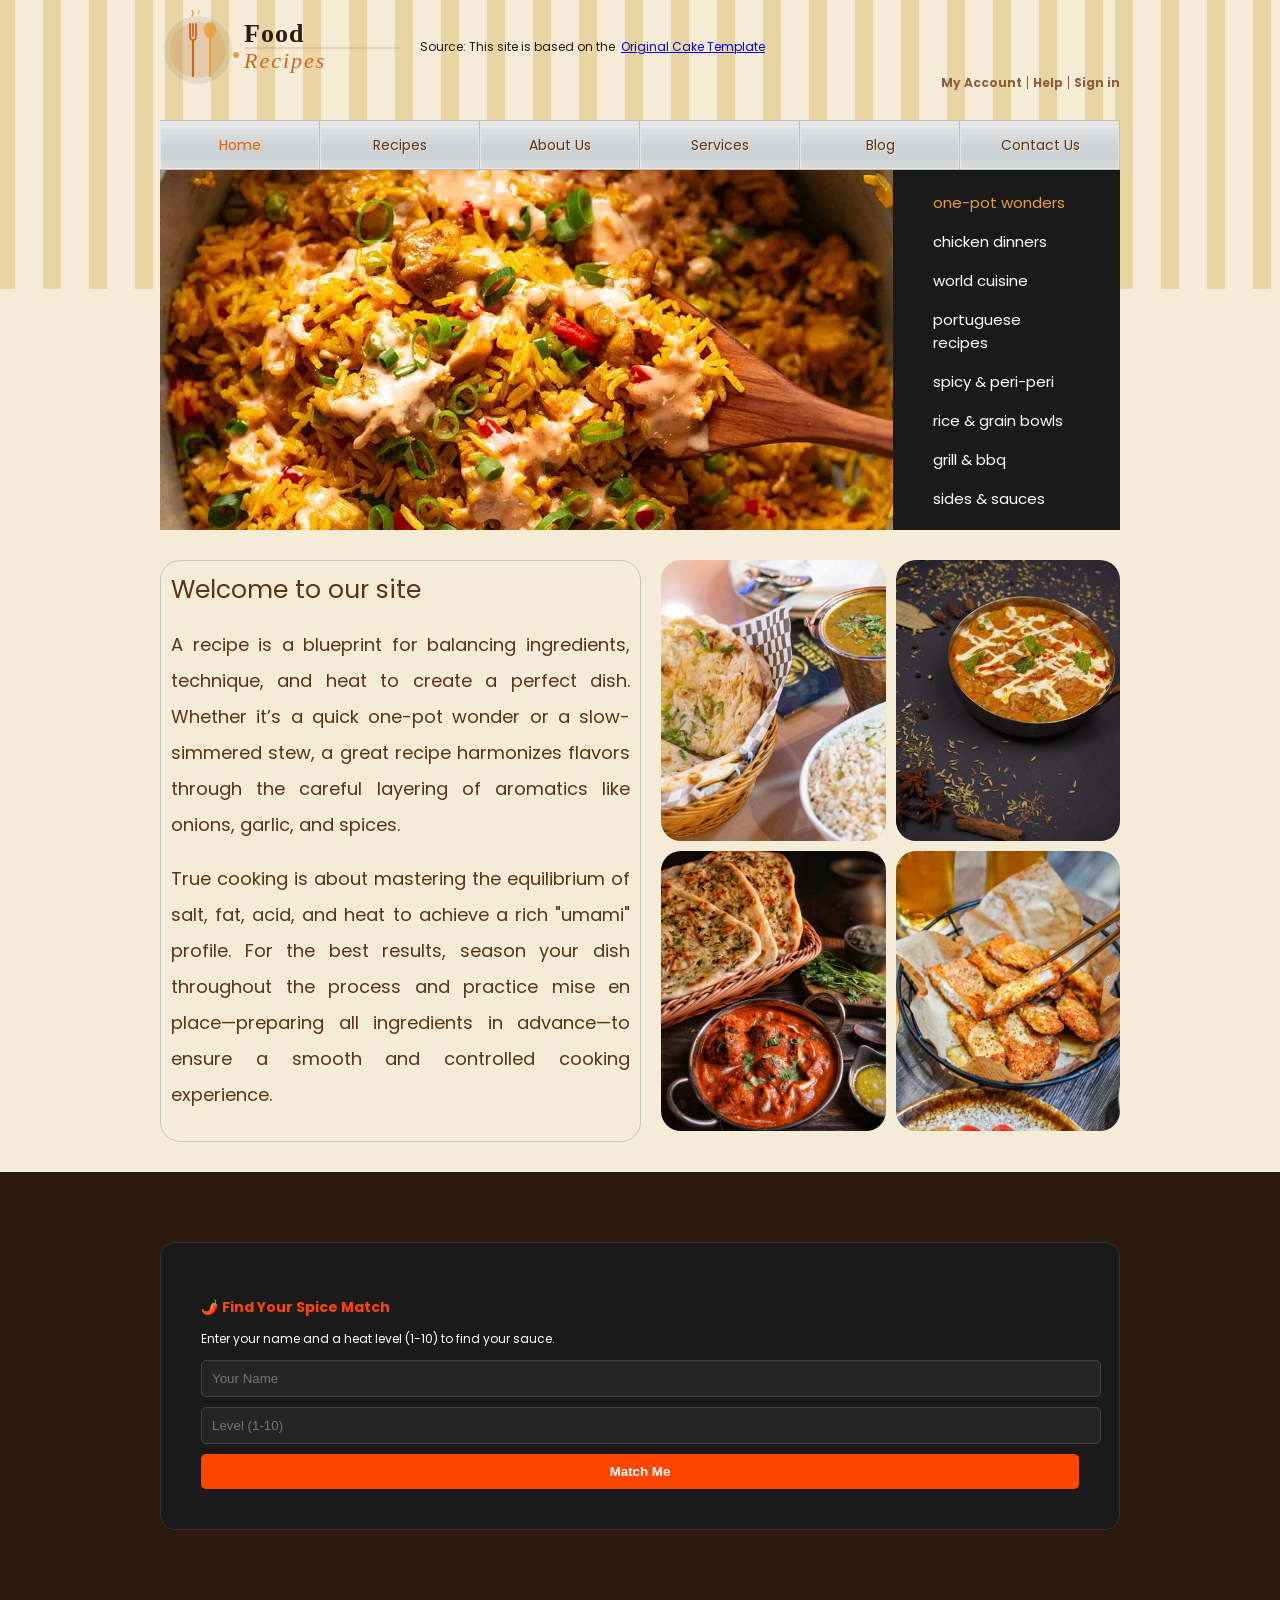
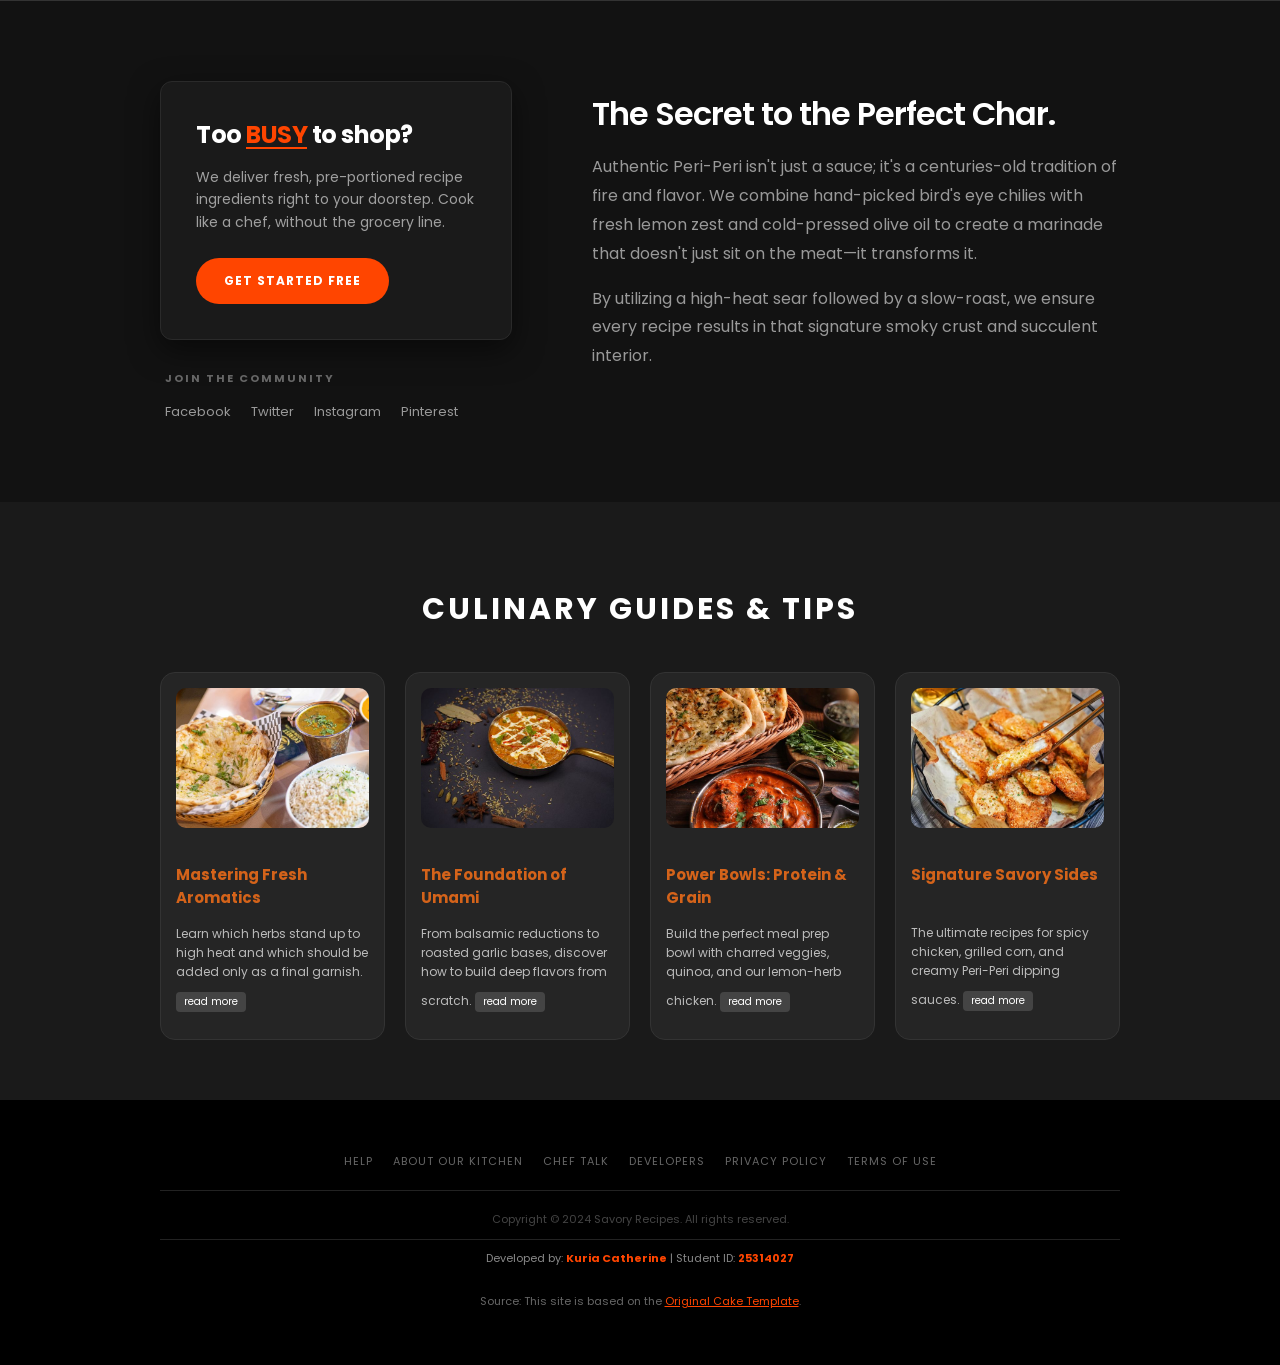
<file: index.html>
<!doctype html>
<html>
  <head>
    <meta charset="UTF-8" />
    <title>Cake Delights Web Template</title>
    <link rel="preconnect" href="https://fonts.googleapis.com" />
    <link rel="preconnect" href="https://fonts.gstatic.com" crossorigin />
    <link
      href="https://fonts.googleapis.com/css2?family=Poppins:ital,wght@0,100;0,200;0,300;0,400;0,500;0,600;0,700;0,800;0,900;1,100;1,200;1,300;1,400;1,500;1,600;1,700;1,800;1,900&display=swap"
      rel="stylesheet"
    />
    <link rel="stylesheet" type="text/css" href="css/style.css" />
  </head>
  <body>
    <div id="header">
      <div>
        <div class="logo-header">
          <div id="logo">
            <a href="index.html"><img src="images/logo.svg" alt="Logo" /></a>
          </div>
          <section id="source-search">
            Source: This site is based on the
            <a
              href="https://freewebsitetemplates.com/preview/cakewebsitetemplate/index.html"
              target="_blank"
            >
              Original Cake Template</a
            >
          </section>
          <div>
            <div>
              <a href="signup.html">My Account</a>
              <a href="index.html">Help</a>
              <a href="signin.html" class="last">Sign in</a>
            </div>
            <form action="#">
              <input type="text" id="search" maxlength="30" />
              <input type="submit" value="Search" id="searchbtn" />
            </form>
          </div>
        </div>
        <ul>
          <li class="current"><a href="index.html">Home</a></li>
          <li><a href="product.html">Recipes</a></li>
          <li><a href="about.html">About us</a></li>
          <li><a href="services.html">Services</a></li>
          <li><a href="blog.html">Blog</a></li>
          <li><a href="contact.html">Contact Us</a></li>
        </ul>
        <div id="section">
          <a href="index.html" class="hero-image">
            <img src="images/hero-image.webp" alt="Image" />
          </a>
          <ul class="side-menu">
            <li class="selected"><a href="index.html">One-Pot Wonders</a></li>
            <li><a href="index.html">Chicken Dinners</a></li>
            <li><a href="index.html">World Cuisine</a></li>
            <li><a href="index.html">Portuguese Recipes</a></li>
            <li><a href="index.html">Spicy & Peri-Peri</a></li>
            <li><a href="index.html">Rice & Grain Bowls</a></li>
            <li><a href="index.html">Grill & BBQ</a></li>
            <li><a href="index.html">Sides & Sauces</a></li>
          </ul>
        </div>
      </div>
    </div>
    <div id="content">
      <div class="home">
        <div class="aside">
          <h1>Welcome to our site</h1>
          <p>
            A recipe is a blueprint for balancing ingredients, technique, and
            heat to create a perfect dish. Whether it’s a quick one-pot wonder
            or a slow-simmered stew, a great recipe harmonizes flavors through
            the careful layering of aromatics like onions, garlic, and spices.
          </p>
          <p>
            True cooking is about mastering the equilibrium of salt, fat, acid,
            and heat to achieve a rich "umami" profile. For the best results,
            season your dish throughout the process and practice mise en
            place—preparing all ingredients in advance—to ensure a smooth and
            controlled cooking experience.
          </p>
        </div>
        <div class="section">
          <ul class="recipe-grid">
            <li>
              <a href="index.html"
                ><img src="images/food-1.jpg" alt="Image"
              /></a>
            </li>
            <li>
              <a href="index.html"
                ><img src="images/food-2.jpg" alt="Image"
              /></a>
            </li>
            <li>
              <a href="index.html"
                ><img src="images/food-3.jpg" alt="Image"
              /></a>
            </li>
            <li>
              <a href="index.html"
                ><img src="images/food-4.jpg" alt="Image"
              /></a>
            </li>
          </ul>
        </div>
      </div>
    </div>
    <div id="spice-container">
      <div id="spice-tool">
        <h3>🌶️ Find Your Spice Match</h3>
        <p>Enter your name and a heat level (1-10) to find your sauce.</p>
        <input
          type="text"
          id="user-name"
          placeholder="Your Name"
          class="tool-input"
        />
        <input
          type="number"
          id="heat-level"
          min="1"
          max="10"
          placeholder="Level (1-10)"
          class="tool-input"
        />
        <button onclick="calculateSpice()" class="tool-btn">Match Me</button>
        <div id="spice-result"></div>
      </div>
    </div>

    <div id="footer">
      <!-- Top Footer: Sign up and Main Story -->
      <div class="home">
        <div class="footer-container">
          <!-- CTA Section -->
          <div class="aside">
            <div class="signup-box">
              <b>Too <span>BUSY</span> to shop?</b>
              <p>
                We deliver fresh, pre-portioned recipe ingredients right to your
                doorstep. Cook like a chef, without the grocery line.
              </p>
              <a href="signin.html" class="signup-btn">Get Started Free</a>
            </div>

            <div class="connect">
              <span>Join the community</span>
              <ul>
                <li><a href="#">Facebook</a></li>
                <li><a href="#">Twitter</a></li>
                <li><a href="#">Instagram</a></li>
                <li><a href="#">Pinterest</a></li>
              </ul>
            </div>
          </div>

          <!-- Story Section -->
          <div class="main-story">
            <h3><a href="index.html">The Secret to the Perfect Char.</a></h3>
            <p>
              Authentic Peri-Peri isn't just a sauce; it's a centuries-old
              tradition of fire and flavor. We combine hand-picked bird's eye
              chilies with fresh lemon zest and cold-pressed olive oil to create
              a marinade that doesn't just sit on the meat—it transforms it.
            </p>
            <p>
              By utilizing a high-heat sear followed by a slow-roast, we ensure
              every recipe results in that signature smoky crust and succulent
              interior.
            </p>
          </div>
        </div>
      </div>

      <!-- Featured Section: Modern Recipe Cards -->
      <div id="featured">
        <h2 class="featured-heading">Culinary Guides & Tips</h2>
        <ul>
          <li class="recipe-card">
            <a href="index.html"><img src="images/food-1.jpg" alt="Herbs" /></a>
            <h2><a href="index.html">Mastering Fresh Aromatics</a></h2>
            <p>
              Learn which herbs stand up to high heat and which should be added
              only as a final garnish.
              <a href="index.html" class="readmore">read more</a>
            </p>
          </li>
          <li class="recipe-card">
            <a href="index.html"
              ><img src="images/food-2.jpg" alt="Italian"
            /></a>
            <h2><a href="index.html">The Foundation of Umami</a></h2>
            <p>
              From balsamic reductions to roasted garlic bases, discover how to
              build deep flavors from scratch.
              <a href="index.html" class="readmore">read more</a>
            </p>
          </li>
          <li class="recipe-card">
            <a href="index.html"><img src="images/food-3.jpg" alt="Diet" /></a>
            <h2><a href="index.html">Power Bowls: Protein & Grain</a></h2>
            <p>
              Build the perfect meal prep bowl with charred veggies, quinoa, and
              our lemon-herb chicken.
              <a href="index.html" class="readmore">read more</a>
            </p>
          </li>
          <li class="recipe-card">
            <a href="index.html"><img src="images/food-4.jpg" alt="Sides" /></a>
            <h2><a href="index.html">Signature Savory Sides</a></h2>
            <p>
              The ultimate recipes for spicy chicken, grilled corn, and creamy
              Peri-Peri dipping sauces.
              <a href="index.html" class="readmore">read more</a>
            </p>
          </li>
        </ul>
      </div>

      <!-- Bottom Navigation -->
      <div id="navigation">
        <div class="nav-container">
          <ul>
            <li class="first"><a href="index.html">help</a></li>
            <li><a href="index.html">about our kitchen</a></li>
            <li><a href="index.html">chef talk</a></li>
            <li><a href="index.html">developers</a></li>
            <li><a href="index.html">privacy policy</a></li>
            <li><a href="index.html">terms of use</a></li>
          </ul>
          <p>Copyright &copy; 2024 Savory Recipes. All rights reserved.</p>
          <p class="student-info">
            Developed by: <strong>Kuria Catherine</strong> | Student ID:
            <strong>25314027</strong>
          </p>

          <div class="template-source">
            Source: This site is based on the
            <a
              href="https://freewebsitetemplates.com/preview/cakewebsitetemplate/contact.html"
              target="_blank"
              >Original Cake Template</a
            >.
          </div>
        </div>
      </div>
    </div>

    <script src="./index.js"></script>
  </body>
</html>
</file>
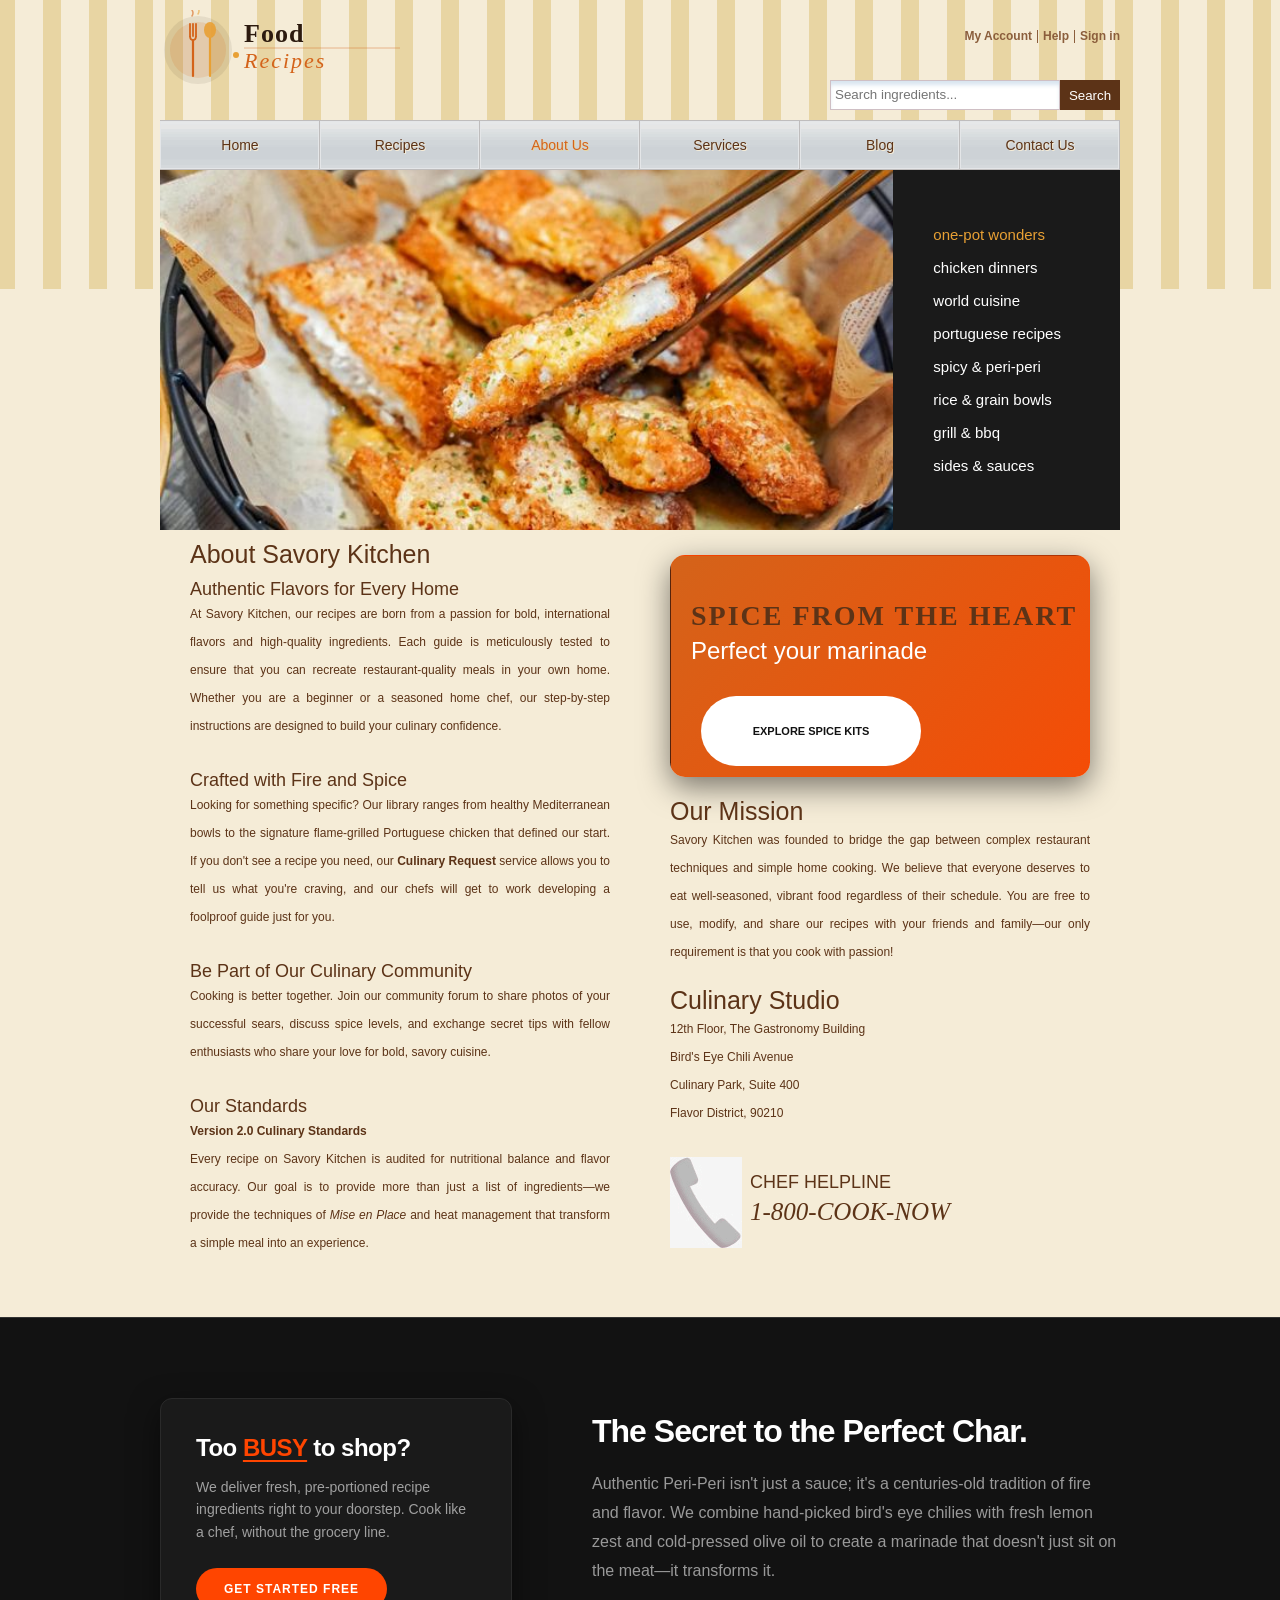
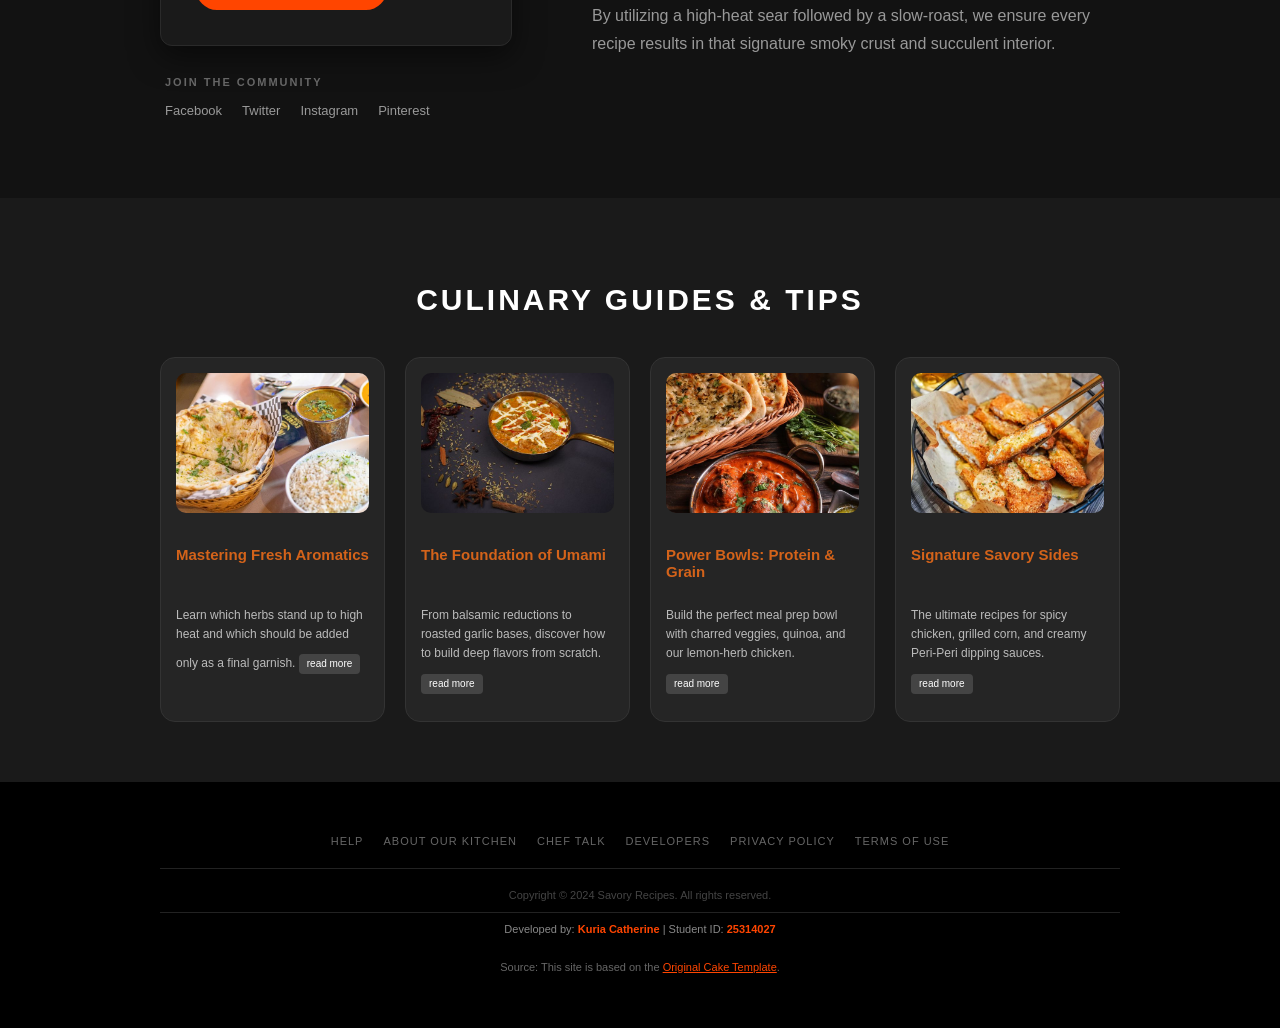
<file: about.html>
<!doctype html>
<html>
  <head>
    <meta charset="UTF-8" />
    <title>About Us - Savory Kitchen Recipes</title>
    <link rel="stylesheet" type="text/css" href="css/style.css" />
  </head>
  <body>
    <div id="header">
      <div>
        <div class="logo-header">
          <div id="logo">
            <a href="index.html"
              ><img src="images/logo.svg" alt="Savory Kitchen Logo"
            /></a>
          </div>
          <div>
            <div>
              <a href="signup.html">My Account</a>
              <a href="index.html">Help</a>
              <a href="signin.html" class="last">Sign in</a>
            </div>
            <form action="#">
              <input
                type="text"
                id="search"
                maxlength="30"
                placeholder="Search ingredients..."
              />
              <input type="submit" value="Search" id="searchbtn" />
            </form>
          </div>
        </div>
        <ul>
          <li><a href="index.html">Home</a></li>
          <li><a href="product.html">Recipes</a></li>
          <li class="current"><a href="about.html">About us</a></li>
          <li><a href="services.html">Services</a></li>
          <li><a href="blog.html">Blog</a></li>
          <li><a href="contact.html">Contact Us</a></li>
        </ul>
        <div id="section">
          <a href="index.html" class="hero-image">
            <img src="./images/food-4.jpg" alt="Chef preparing chicken" />
          </a>
          <ul class="side-menu">
            <li class="selected"><a href="index.html">One-Pot Wonders</a></li>
            <li><a href="index.html">Chicken Dinners</a></li>
            <li><a href="index.html">World Cuisine</a></li>
            <li><a href="index.html">Portuguese Recipes</a></li>
            <li><a href="index.html">Spicy & Peri-Peri</a></li>
            <li><a href="index.html">Rice & Grain Bowls</a></li>
            <li><a href="index.html">Grill & BBQ</a></li>
            <li><a href="index.html">Sides & Sauces</a></li>
          </ul>
        </div>
      </div>
    </div>

    <div id="content">
      <div id="about">
        <div class="aside">
          <h1>About Savory Kitchen</h1>
          <span>Authentic Flavors for Every Home</span>
          <p>
            At Savory Kitchen, our recipes are born from a passion for bold,
            international flavors and high-quality ingredients. Each guide is
            meticulously tested to ensure that you can recreate
            restaurant-quality meals in your own home. Whether you are a
            beginner or a seasoned home chef, our step-by-step instructions are
            designed to build your culinary confidence.
          </p>
          <span>Crafted with Fire and Spice</span>
          <p>
            Looking for something specific? Our library ranges from healthy
            Mediterranean bowls to the signature flame-grilled Portuguese
            chicken that defined our start. If you don't see a recipe you need,
            our <strong>Culinary Request</strong> service allows you to tell us
            what you're craving, and our chefs will get to work developing a
            foolproof guide just for you.
          </p>
          <span>Be Part of Our Culinary Community</span>
          <p>
            Cooking is better together. Join our community forum to share photos
            of your successful sears, discuss spice levels, and exchange secret
            tips with fellow enthusiasts who share your love for bold, savory
            cuisine.
          </p>
          <span>Our Standards</span>
          <p>
            <strong>Version 2.0 Culinary Standards</strong><br />
            Every recipe on Savory Kitchen is audited for nutritional balance
            and flavor accuracy. Our goal is to provide more than just a list of
            ingredients—we provide the techniques of <em>Mise en Place</em> and
            heat management that transform a simple meal into an experience.
          </p>
        </div>

        <div class="section">
          <div id="visitshop">
            <div>
              <p><span>Spice from the heart</span> Perfect your marinade</p>
              <a href="product.html" class="visit">Explore Spice Kits</a>
            </div>
          </div>
          <div>
            <h3>Our Mission</h3>
            <p>
              Savory Kitchen was founded to bridge the gap between complex
              restaurant techniques and simple home cooking. We believe that
              everyone deserves to eat well-seasoned, vibrant food regardless of
              their schedule. You are free to use, modify, and share our recipes
              with your friends and family—our only requirement is that you cook
              with passion!
            </p>
          </div>
          <div>
            <h3>Culinary Studio</h3>
            <p>
              12th Floor, The Gastronomy Building <br />
              Bird's Eye Chili Avenue <br />
              Culinary Park, Suite 400 <br />Flavor District, 90210
            </p>
          </div>
          <div>
            <a href="index.html" class="callus">
              CHEF HELPLINE <span>1-800-COOK-NOW</span>
            </a>
          </div>
        </div>
      </div>
    </div>

    <div id="footer">
      <!-- Top Footer: Sign up and Main Story -->
      <div class="home">
        <div class="footer-container">
          <!-- CTA Section -->
          <div class="aside">
            <div class="signup-box">
              <b>Too <span>BUSY</span> to shop?</b>
              <p>
                We deliver fresh, pre-portioned recipe ingredients right to your
                doorstep. Cook like a chef, without the grocery line.
              </p>
              <a href="signin.html" class="signup-btn">Get Started Free</a>
            </div>

            <div class="connect">
              <span>Join the community</span>
              <ul>
                <li><a href="#">Facebook</a></li>
                <li><a href="#">Twitter</a></li>
                <li><a href="#">Instagram</a></li>
                <li><a href="#">Pinterest</a></li>
              </ul>
            </div>
          </div>

          <!-- Story Section -->
          <div class="main-story">
            <h3><a href="index.html">The Secret to the Perfect Char.</a></h3>
            <p>
              Authentic Peri-Peri isn't just a sauce; it's a centuries-old
              tradition of fire and flavor. We combine hand-picked bird's eye
              chilies with fresh lemon zest and cold-pressed olive oil to create
              a marinade that doesn't just sit on the meat—it transforms it.
            </p>
            <p>
              By utilizing a high-heat sear followed by a slow-roast, we ensure
              every recipe results in that signature smoky crust and succulent
              interior.
            </p>
          </div>
        </div>
      </div>

      <!-- Featured Section: Modern Recipe Cards -->
      <div id="featured">
        <h2 class="featured-heading">Culinary Guides & Tips</h2>
        <ul>
          <li class="recipe-card">
            <a href="index.html"><img src="images/food-1.jpg" alt="Herbs" /></a>
            <h2><a href="index.html">Mastering Fresh Aromatics</a></h2>
            <p>
              Learn which herbs stand up to high heat and which should be added
              only as a final garnish.
              <a href="index.html" class="readmore">read more</a>
            </p>
          </li>
          <li class="recipe-card">
            <a href="index.html"
              ><img src="images/food-2.jpg" alt="Italian"
            /></a>
            <h2><a href="index.html">The Foundation of Umami</a></h2>
            <p>
              From balsamic reductions to roasted garlic bases, discover how to
              build deep flavors from scratch.
              <a href="index.html" class="readmore">read more</a>
            </p>
          </li>
          <li class="recipe-card">
            <a href="index.html"><img src="images/food-3.jpg" alt="Diet" /></a>
            <h2><a href="index.html">Power Bowls: Protein & Grain</a></h2>
            <p>
              Build the perfect meal prep bowl with charred veggies, quinoa, and
              our lemon-herb chicken.
              <a href="index.html" class="readmore">read more</a>
            </p>
          </li>
          <li class="recipe-card">
            <a href="index.html"><img src="images/food-4.jpg" alt="Sides" /></a>
            <h2><a href="index.html">Signature Savory Sides</a></h2>
            <p>
              The ultimate recipes for spicy chicken, grilled corn, and creamy
              Peri-Peri dipping sauces.
              <a href="index.html" class="readmore">read more</a>
            </p>
          </li>
        </ul>
      </div>

      <!-- Bottom Navigation -->
      <div id="navigation">
        <div class="nav-container">
          <ul>
            <li class="first"><a href="index.html">help</a></li>
            <li><a href="index.html">about our kitchen</a></li>
            <li><a href="index.html">chef talk</a></li>
            <li><a href="index.html">developers</a></li>
            <li><a href="index.html">privacy policy</a></li>
            <li><a href="index.html">terms of use</a></li>
          </ul>
          <p>Copyright &copy; 2024 Savory Recipes. All rights reserved.</p>
          <p class="student-info">
            Developed by: <strong>Kuria Catherine</strong> | Student ID:
            <strong>25314027</strong>
          </p>

          <div class="template-source">
            Source: This site is based on the
            <a
              href="https://freewebsitetemplates.com/preview/cakewebsitetemplate/contact.html"
              target="_blank"
              >Original Cake Template</a
            >.
          </div>
        </div>
      </div>
    </div>
  </body>
</html>
</file>
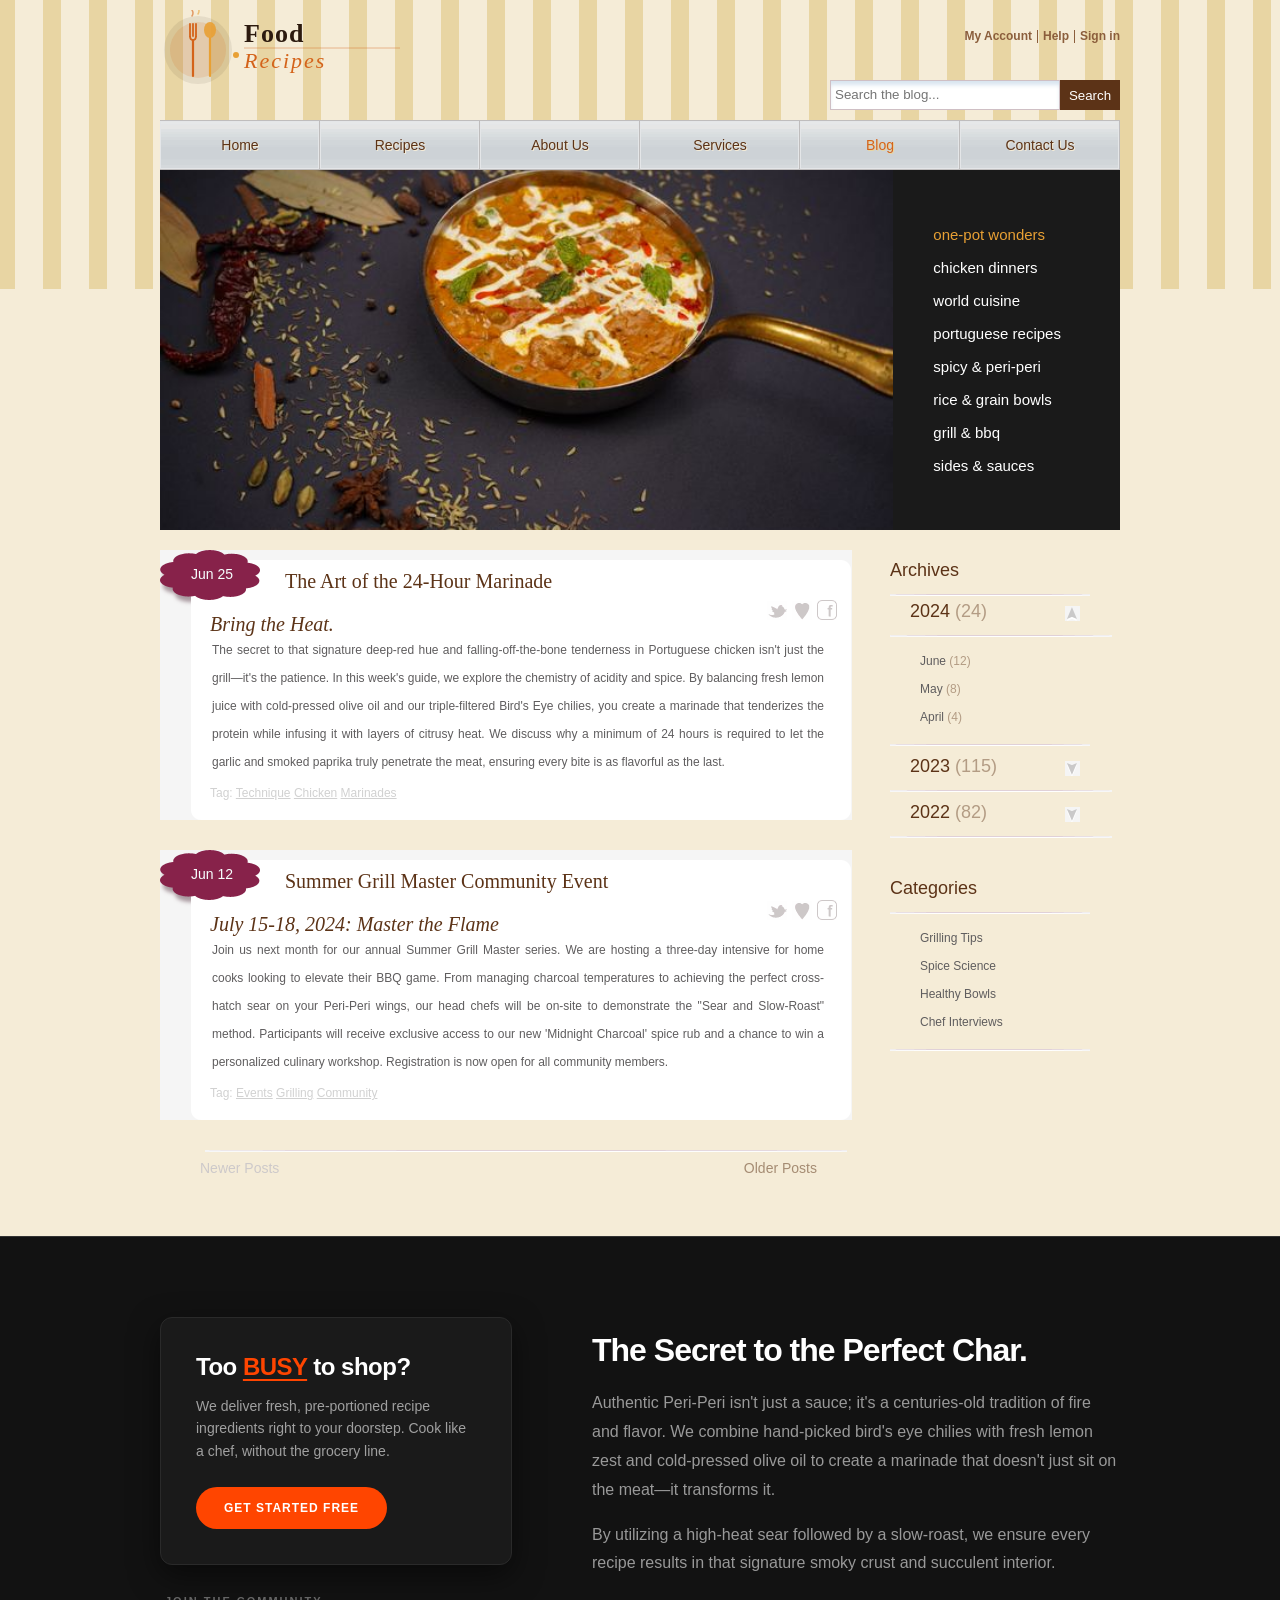
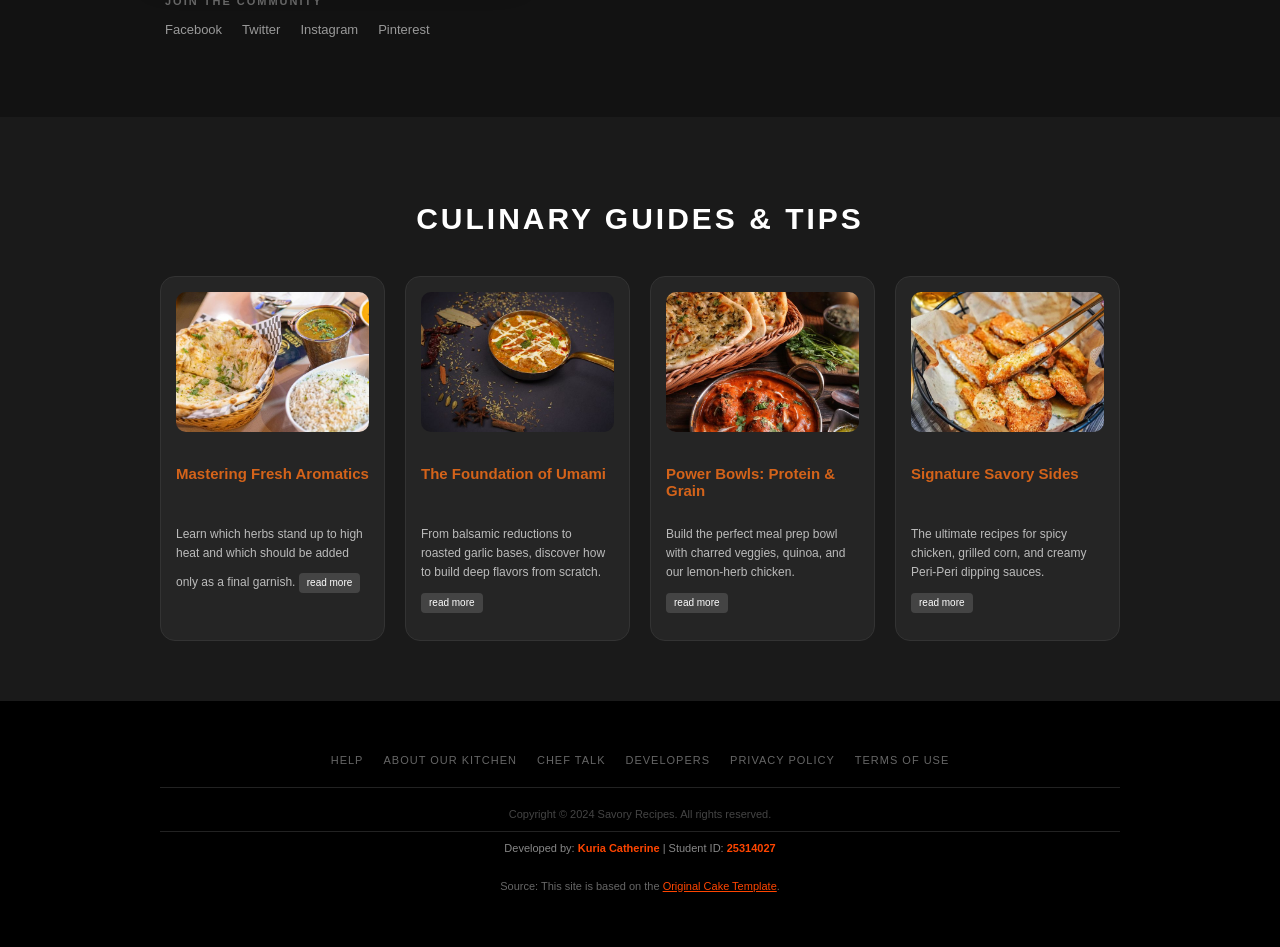
<file: blog.html>
<!doctype html>
<html>
  <head>
    <meta charset="UTF-8" />
    <title>Culinary Blog - Savory Kitchen Recipes</title>
    <link rel="stylesheet" type="text/css" href="css/style.css" />
  </head>
  <body>
    <div id="header">
      <div>
        <div class="logo-header">
          <div id="logo">
            <a href="index.html"
              ><img src="images/logo.svg" alt="Savory Kitchen Logo"
            /></a>
          </div>
          <div>
            <div>
              <a href="signup.html">My Account</a>
              <a href="index.html">Help</a>
              <a href="signin.html" class="last">Sign in</a>
            </div>
            <form action="#">
              <input
                type="text"
                id="search"
                maxlength="30"
                placeholder="Search the blog..."
              />
              <input type="submit" value="Search" id="searchbtn" />
            </form>
          </div>
        </div>
        <ul>
          <li><a href="index.html">Home</a></li>
          <li><a href="product.html">Recipes</a></li>
          <li><a href="about.html">About us</a></li>
          <li><a href="services.html">Services</a></li>
          <li class="current"><a href="blog.html">Blog</a></li>
          <li><a href="contact.html">Contact Us</a></li>
        </ul>
        <div id="section">
          <a href="index.html" class="hero-image">
            <img src="./images/food-2.jpg" alt="Fresh Ingredients" />
          </a>
          <ul class="side-menu">
            <li class="selected"><a href="index.html">One-Pot Wonders</a></li>
            <li><a href="index.html">Chicken Dinners</a></li>
            <li><a href="index.html">World Cuisine</a></li>
            <li><a href="index.html">Portuguese Recipes</a></li>
            <li><a href="index.html">Spicy & Peri-Peri</a></li>
            <li><a href="index.html">Rice & Grain Bowls</a></li>
            <li><a href="index.html">Grill & BBQ</a></li>
            <li><a href="index.html">Sides & Sauces</a></li>
          </ul>
        </div>
      </div>
    </div>

    <div id="content">
      <div id="blog">
        <div id="articles">
          <ul>
            <!-- Article 1 -->
            <li>
              <div>
                <div>
                  <span class="date">Jun 25</span>
                  <span class="connect">
                    <a href="#" class="twitter">Twitter</a>
                    <a href="#" class="heart">Heart</a>
                    <a href="#" class="facebook">Facebook</a>
                  </span>
                  <h1>
                    <a href="index.html">The Art of the 24-Hour Marinade</a>
                  </h1>
                  <h2>Bring the Heat.</h2>
                  <p>
                    The secret to that signature deep-red hue and
                    falling-off-the-bone tenderness in Portuguese chicken isn't
                    just the grill—it's the patience. In this week's guide, we
                    explore the chemistry of acidity and spice. By balancing
                    fresh lemon juice with cold-pressed olive oil and our
                    triple-filtered Bird's Eye chilies, you create a marinade
                    that tenderizes the protein while infusing it with layers of
                    citrusy heat. We discuss why a minimum of 24 hours is
                    required to let the garlic and smoked paprika truly
                    penetrate the meat, ensuring every bite is as flavorful as
                    the last.
                  </p>
                  <span id="tag">
                    Tag: <a href="index.html">Technique</a>
                    <a href="index.html">Chicken</a>
                    <a href="index.html">Marinades</a>
                  </span>
                </div>
              </div>
            </li>
            <!-- Article 2 -->
            <li>
              <div>
                <div>
                  <span class="date">Jun 12</span>
                  <span class="connect">
                    <a href="#" class="twitter">Twitter</a>
                    <a href="#" class="heart">Heart</a>
                    <a href="#" class="facebook">Facebook</a>
                  </span>
                  <h1>
                    <a href="index.html">Summer Grill Master Community Event</a>
                  </h1>
                  <h2>July 15-18, 2024: Master the Flame</h2>
                  <p>
                    Join us next month for our annual Summer Grill Master
                    series. We are hosting a three-day intensive for home cooks
                    looking to elevate their BBQ game. From managing charcoal
                    temperatures to achieving the perfect cross-hatch sear on
                    your Peri-Peri wings, our head chefs will be on-site to
                    demonstrate the "Sear and Slow-Roast" method. Participants
                    will receive exclusive access to our new 'Midnight Charcoal'
                    spice rub and a chance to win a personalized culinary
                    workshop. Registration is now open for all community
                    members.
                  </p>
                  <span id="tag">
                    Tag: <a href="index.html">Events</a>
                    <a href="index.html">Grilling</a>
                    <a href="index.html">Community</a>
                  </span>
                </div>
              </div>
            </li>
          </ul>
          <div class="section">
            <a href="index.html" class="newpost">Newer Posts</a>
            <a href="index.html" class="oldpost">Older Posts</a>
          </div>
        </div>

        <div id="sidebar">
          <h2>Archives</h2>
          <h3 class="first">
            <a href="index.html">2024 <span>(24)</span></a>
          </h3>
          <div>
            <p>
              <a href="index.html">June <span>(12)</span></a>
            </p>
            <p>
              <a href="index.html">May <span>(8)</span></a>
            </p>
            <p>
              <a href="index.html">April <span>(4)</span></a>
            </p>
          </div>
          <h3>
            <a href="index.html">2023 <span>(115)</span></a>
          </h3>
          <h3>
            <a href="index.html">2022 <span>(82)</span></a>
          </h3>

          <h2 style="margin-top: 40px">Categories</h2>
          <div style="border-bottom: none">
            <p><a href="#">Grilling Tips</a></p>
            <p><a href="#">Spice Science</a></p>
            <p><a href="#">Healthy Bowls</a></p>
            <p><a href="#">Chef Interviews</a></p>
          </div>
        </div>
      </div>
    </div>

    <div id="footer">
      <!-- Top Footer: Sign up and Main Story -->
      <div class="home">
        <div class="footer-container">
          <!-- CTA Section -->
          <div class="aside">
            <div class="signup-box">
              <b>Too <span>BUSY</span> to shop?</b>
              <p>
                We deliver fresh, pre-portioned recipe ingredients right to your
                doorstep. Cook like a chef, without the grocery line.
              </p>
              <a href="signin.html" class="signup-btn">Get Started Free</a>
            </div>

            <div class="connect">
              <span>Join the community</span>
              <ul>
                <li><a href="#">Facebook</a></li>
                <li><a href="#">Twitter</a></li>
                <li><a href="#">Instagram</a></li>
                <li><a href="#">Pinterest</a></li>
              </ul>
            </div>
          </div>

          <!-- Story Section -->
          <div class="main-story">
            <h3><a href="index.html">The Secret to the Perfect Char.</a></h3>
            <p>
              Authentic Peri-Peri isn't just a sauce; it's a centuries-old
              tradition of fire and flavor. We combine hand-picked bird's eye
              chilies with fresh lemon zest and cold-pressed olive oil to create
              a marinade that doesn't just sit on the meat—it transforms it.
            </p>
            <p>
              By utilizing a high-heat sear followed by a slow-roast, we ensure
              every recipe results in that signature smoky crust and succulent
              interior.
            </p>
          </div>
        </div>
      </div>

      <!-- Featured Section: Modern Recipe Cards -->
      <div id="featured">
        <h2 class="featured-heading">Culinary Guides & Tips</h2>
        <ul>
          <li class="recipe-card">
            <a href="index.html"><img src="images/food-1.jpg" alt="Herbs" /></a>
            <h2><a href="index.html">Mastering Fresh Aromatics</a></h2>
            <p>
              Learn which herbs stand up to high heat and which should be added
              only as a final garnish.
              <a href="index.html" class="readmore">read more</a>
            </p>
          </li>
          <li class="recipe-card">
            <a href="index.html"
              ><img src="images/food-2.jpg" alt="Italian"
            /></a>
            <h2><a href="index.html">The Foundation of Umami</a></h2>
            <p>
              From balsamic reductions to roasted garlic bases, discover how to
              build deep flavors from scratch.
              <a href="index.html" class="readmore">read more</a>
            </p>
          </li>
          <li class="recipe-card">
            <a href="index.html"><img src="images/food-3.jpg" alt="Diet" /></a>
            <h2><a href="index.html">Power Bowls: Protein & Grain</a></h2>
            <p>
              Build the perfect meal prep bowl with charred veggies, quinoa, and
              our lemon-herb chicken.
              <a href="index.html" class="readmore">read more</a>
            </p>
          </li>
          <li class="recipe-card">
            <a href="index.html"><img src="images/food-4.jpg" alt="Sides" /></a>
            <h2><a href="index.html">Signature Savory Sides</a></h2>
            <p>
              The ultimate recipes for spicy chicken, grilled corn, and creamy
              Peri-Peri dipping sauces.
              <a href="index.html" class="readmore">read more</a>
            </p>
          </li>
        </ul>
      </div>

      <!-- Bottom Navigation -->
      <div id="navigation">
        <div class="nav-container">
          <ul>
            <li class="first"><a href="index.html">help</a></li>
            <li><a href="index.html">about our kitchen</a></li>
            <li><a href="index.html">chef talk</a></li>
            <li><a href="index.html">developers</a></li>
            <li><a href="index.html">privacy policy</a></li>
            <li><a href="index.html">terms of use</a></li>
          </ul>
          <p>Copyright &copy; 2024 Savory Recipes. All rights reserved.</p>
          <p class="student-info">
            Developed by: <strong>Kuria Catherine</strong> | Student ID:
            <strong>25314027</strong>
          </p>

          <div class="template-source">
            Source: This site is based on the
            <a
              href="https://freewebsitetemplates.com/preview/cakewebsitetemplate/contact.html"
              target="_blank"
              >Original Cake Template</a
            >.
          </div>
        </div>
      </div>
    </div>
  </body>
</html>
</file>
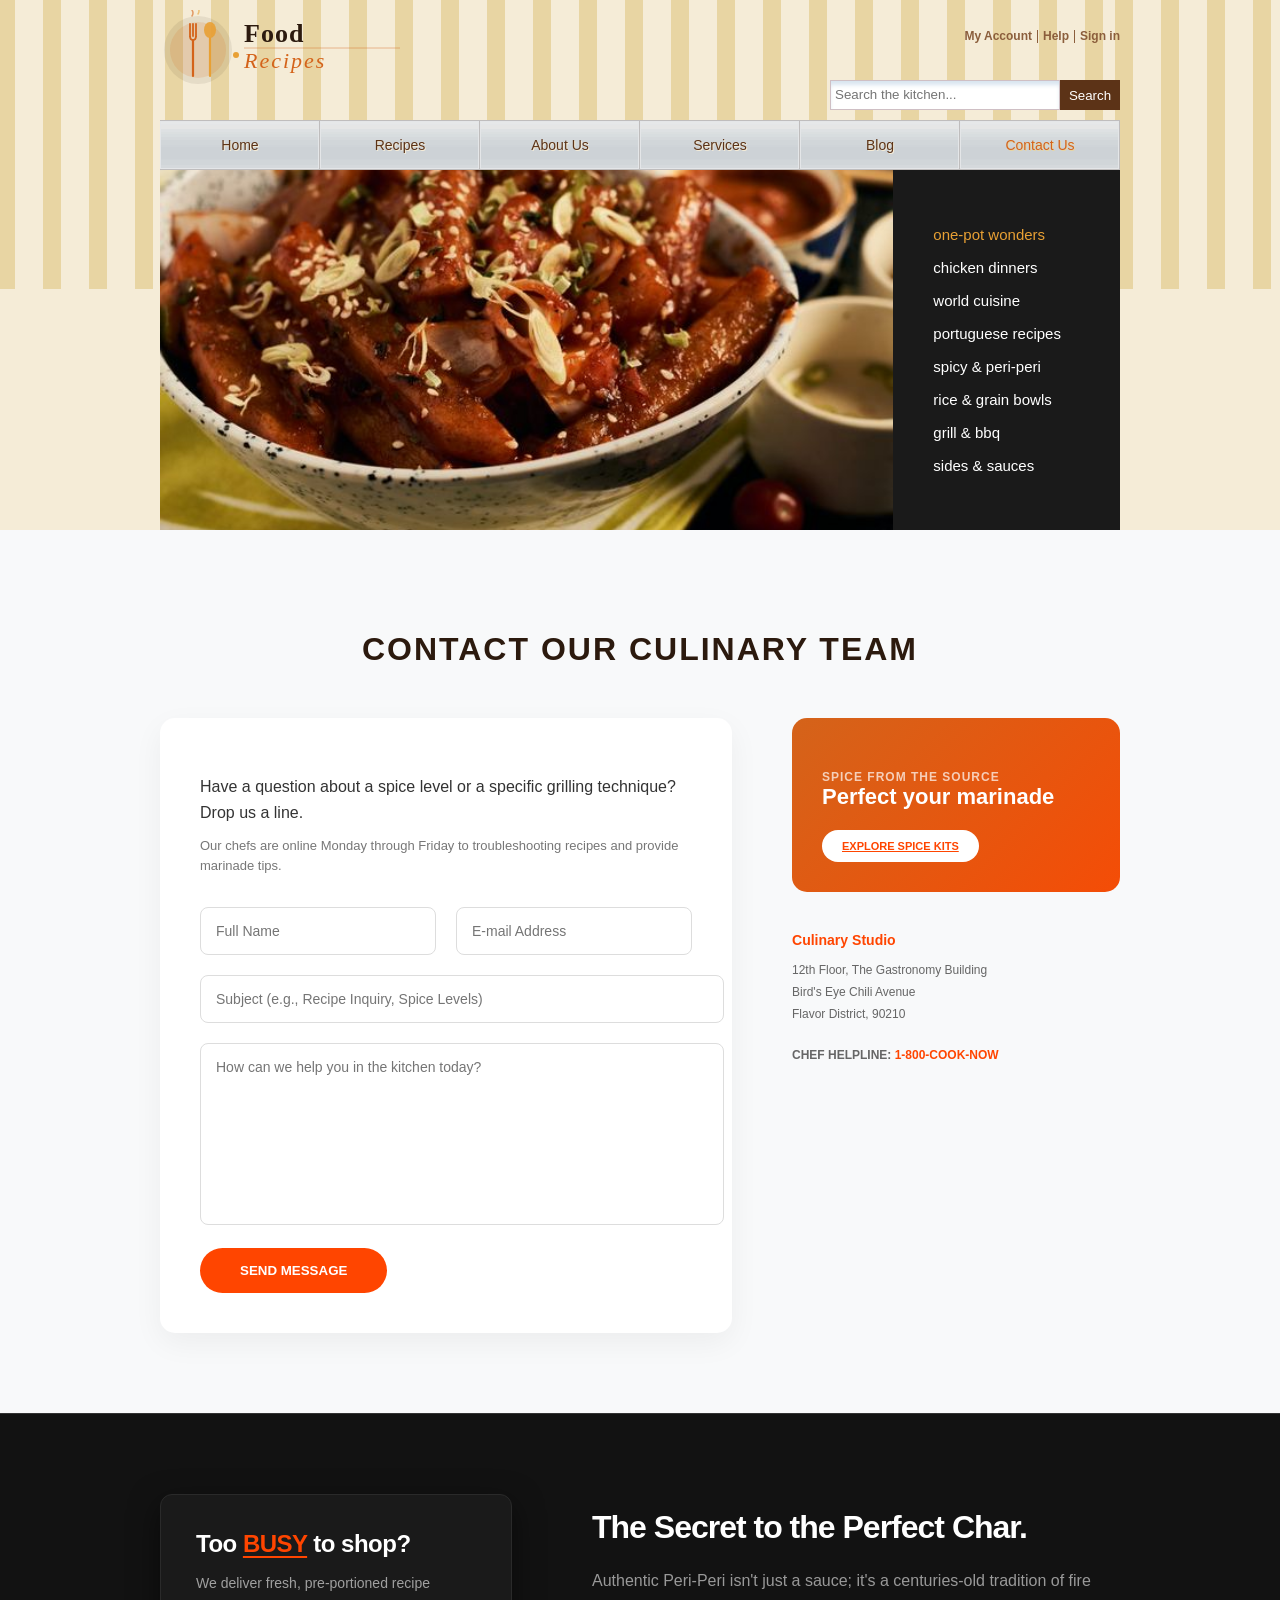
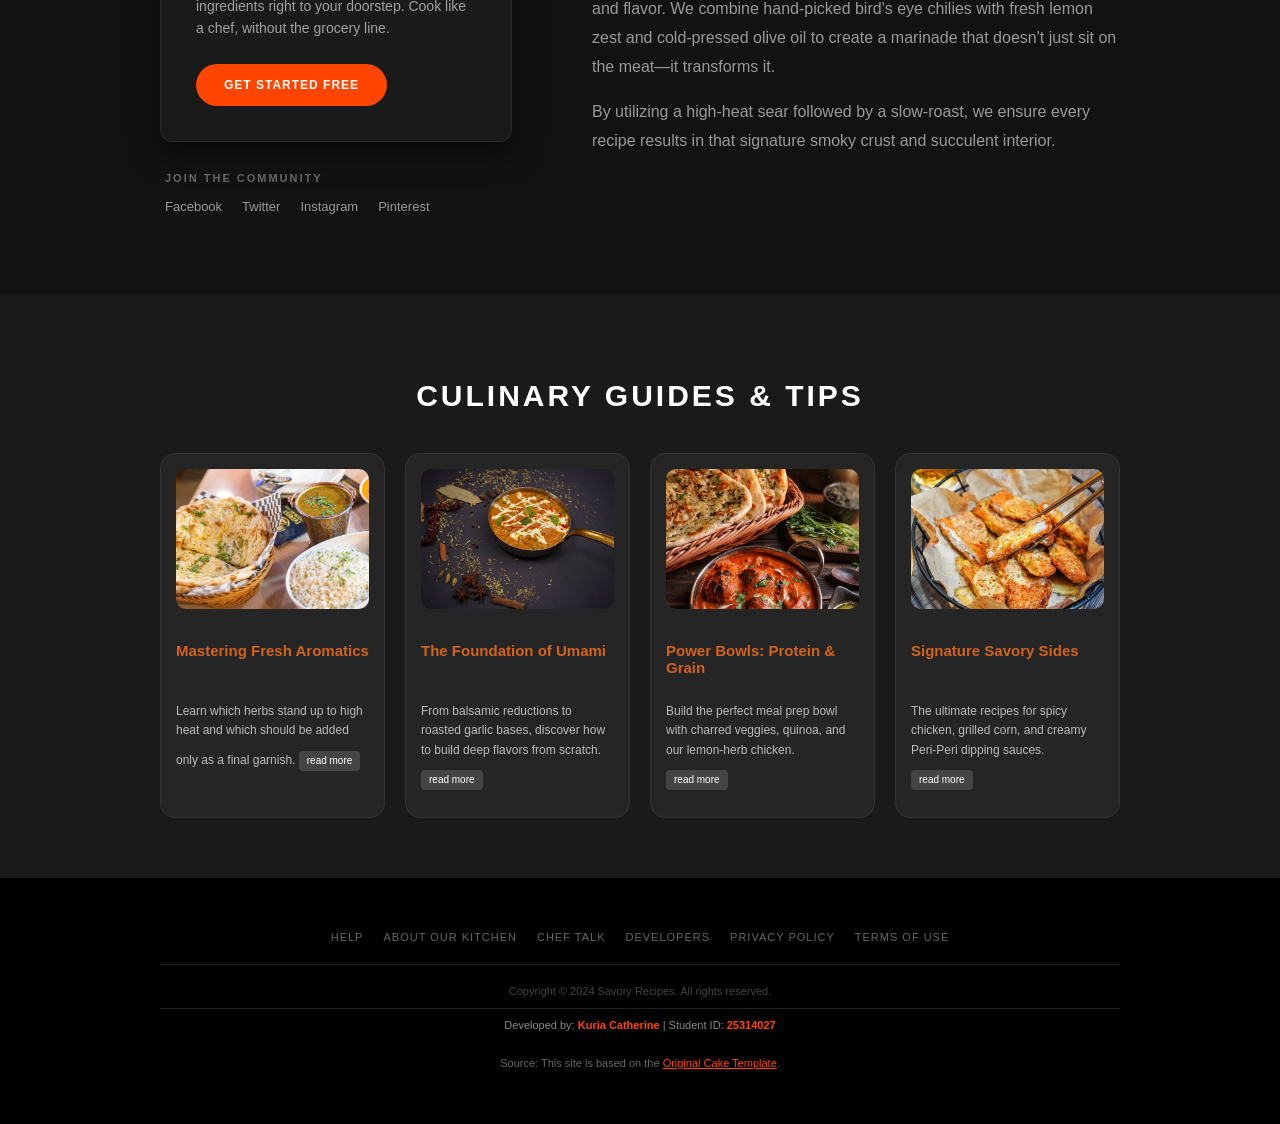
<file: contact.html>
<!doctype html>
<html>
  <head>
    <meta charset="UTF-8" />
    <title>Contact Us - Savory Kitchen Recipes</title>
    <link rel="stylesheet" type="text/css" href="css/style.css" />
  </head>
  <body>
    <div id="header">
      <div>
        <div class="logo-header">
          <div id="logo">
            <a href="index.html"
              ><img src="images/logo.svg" alt="Savory Kitchen Logo"
            /></a>
          </div>
          <div>
            <div>
              <a href="signup.html">My Account</a>
              <a href="index.html">Help</a>
              <a href="signin.html" class="last">Sign in</a>
            </div>
            <form action="#">
              <input
                type="text"
                id="search"
                maxlength="30"
                placeholder="Search the kitchen..."
              />
              <input type="submit" value="Search" id="searchbtn" />
            </form>
          </div>
        </div>
        <ul>
          <li><a href="index.html">Home</a></li>
          <li><a href="product.html">Recipes</a></li>
          <li><a href="about.html">About us</a></li>
          <li><a href="services.html">Services</a></li>
          <li><a href="blog.html">Blog</a></li>
          <li class="current"><a href="contact.html">Contact Us</a></li>
        </ul>
        <div id="section">
          <a href="index.html" class="hero-image">
            <img src="./images/food-6.jpg" alt="Chef's tools and spices" />
          </a>
          <ul class="side-menu">
            <li class="selected"><a href="index.html">One-Pot Wonders</a></li>
            <li><a href="index.html">Chicken Dinners</a></li>
            <li><a href="index.html">World Cuisine</a></li>
            <li><a href="index.html">Portuguese Recipes</a></li>
            <li><a href="index.html">Spicy & Peri-Peri</a></li>
            <li><a href="index.html">Rice & Grain Bowls</a></li>
            <li><a href="index.html">Grill & BBQ</a></li>
            <li><a href="index.html">Sides & Sauces</a></li>
          </ul>
        </div>
      </div>
    </div>

    <div id="contact-page-section">
      <div class="contact-container">
        <h1 class="contact-title">Contact Our Culinary Team</h1>

        <div class="contact-layout">
          <!-- Left Side: The Form -->
          <div class="contact-form-wrapper">
            <form action="#" class="culinary-contact-form">
              <p class="form-intro">
                Have a question about a spice level or a specific grilling
                technique? Drop us a line.
                <span
                  >Our chefs are online Monday through Friday to troubleshooting
                  recipes and provide marinade tips.</span
                >
              </p>

              <div class="input-group">
                <input
                  type="text"
                  placeholder="Full Name"
                  class="contact-input"
                  required
                />
                <input
                  type="email"
                  placeholder="E-mail Address"
                  class="contact-input"
                  required
                />
              </div>

              <input
                type="text"
                placeholder="Subject (e.g., Recipe Inquiry, Spice Levels)"
                class="contact-input"
              />

              <textarea
                name="message"
                id="message"
                placeholder="How can we help you in the kitchen today?"
              ></textarea>

              <button type="submit" class="contact-submit-btn">
                Send Message
              </button>
            </form>
          </div>

          <!-- Right Side: Promo & Info -->
          <div class="contact-info-wrapper">
            <div id="contact-promo-banner">
              <div class="promo-inner">
                <p><span>Spice from the source</span> Perfect your marinade</p>
                <a href="product.html" class="visit-btn">Explore spice kits</a>
              </div>
            </div>

            <div class="contact-details">
              <h3>Culinary Studio</h3>
              <p>
                12th Floor, The Gastronomy Building <br />
                Bird's Eye Chili Avenue <br />
                Flavor District, 90210
              </p>
              <p class="helpline">CHEF HELPLINE: <span>1-800-COOK-NOW</span></p>
            </div>
          </div>
        </div>
      </div>
    </div>
    <div id="footer">
      <!-- Top Footer: Sign up and Main Story -->
      <div class="home">
        <div class="footer-container">
          <!-- CTA Section -->
          <div class="aside">
            <div class="signup-box">
              <b>Too <span>BUSY</span> to shop?</b>
              <p>
                We deliver fresh, pre-portioned recipe ingredients right to your
                doorstep. Cook like a chef, without the grocery line.
              </p>
              <a href="signin.html" class="signup-btn">Get Started Free</a>
            </div>

            <div class="connect">
              <span>Join the community</span>
              <ul>
                <li><a href="#">Facebook</a></li>
                <li><a href="#">Twitter</a></li>
                <li><a href="#">Instagram</a></li>
                <li><a href="#">Pinterest</a></li>
              </ul>
            </div>
          </div>

          <!-- Story Section -->
          <div class="main-story">
            <h3><a href="index.html">The Secret to the Perfect Char.</a></h3>
            <p>
              Authentic Peri-Peri isn't just a sauce; it's a centuries-old
              tradition of fire and flavor. We combine hand-picked bird's eye
              chilies with fresh lemon zest and cold-pressed olive oil to create
              a marinade that doesn't just sit on the meat—it transforms it.
            </p>
            <p>
              By utilizing a high-heat sear followed by a slow-roast, we ensure
              every recipe results in that signature smoky crust and succulent
              interior.
            </p>
          </div>
        </div>
      </div>

      <!-- Featured Section: Modern Recipe Cards -->
      <div id="featured">
        <h2 class="featured-heading">Culinary Guides & Tips</h2>
        <ul>
          <li class="recipe-card">
            <a href="index.html"><img src="images/food-1.jpg" alt="Herbs" /></a>
            <h2><a href="index.html">Mastering Fresh Aromatics</a></h2>
            <p>
              Learn which herbs stand up to high heat and which should be added
              only as a final garnish.
              <a href="index.html" class="readmore">read more</a>
            </p>
          </li>
          <li class="recipe-card">
            <a href="index.html"
              ><img src="images/food-2.jpg" alt="Italian"
            /></a>
            <h2><a href="index.html">The Foundation of Umami</a></h2>
            <p>
              From balsamic reductions to roasted garlic bases, discover how to
              build deep flavors from scratch.
              <a href="index.html" class="readmore">read more</a>
            </p>
          </li>
          <li class="recipe-card">
            <a href="index.html"><img src="images/food-3.jpg" alt="Diet" /></a>
            <h2><a href="index.html">Power Bowls: Protein & Grain</a></h2>
            <p>
              Build the perfect meal prep bowl with charred veggies, quinoa, and
              our lemon-herb chicken.
              <a href="index.html" class="readmore">read more</a>
            </p>
          </li>
          <li class="recipe-card">
            <a href="index.html"><img src="images/food-4.jpg" alt="Sides" /></a>
            <h2><a href="index.html">Signature Savory Sides</a></h2>
            <p>
              The ultimate recipes for spicy chicken, grilled corn, and creamy
              Peri-Peri dipping sauces.
              <a href="index.html" class="readmore">read more</a>
            </p>
          </li>
        </ul>
      </div>

      <!-- Bottom Navigation -->
      <div id="navigation">
        <div class="nav-container">
          <ul>
            <li class="first"><a href="index.html">help</a></li>
            <li><a href="index.html">about our kitchen</a></li>
            <li><a href="index.html">chef talk</a></li>
            <li><a href="index.html">developers</a></li>
            <li><a href="index.html">privacy policy</a></li>
            <li><a href="index.html">terms of use</a></li>
          </ul>
          <p>Copyright &copy; 2024 Savory Recipes. All rights reserved.</p>
          <p class="student-info">
            Developed by: <strong>Kuria Catherine</strong> | Student ID:
            <strong>25314027</strong>
          </p>

          <div class="template-source">
            Source: This site is based on the
            <a
              href="https://freewebsitetemplates.com/preview/cakewebsitetemplate/contact.html"
              target="_blank"
              >Original Cake Template</a
            >.
          </div>
        </div>
      </div>
    </div>
  </body>
</html>
</file>
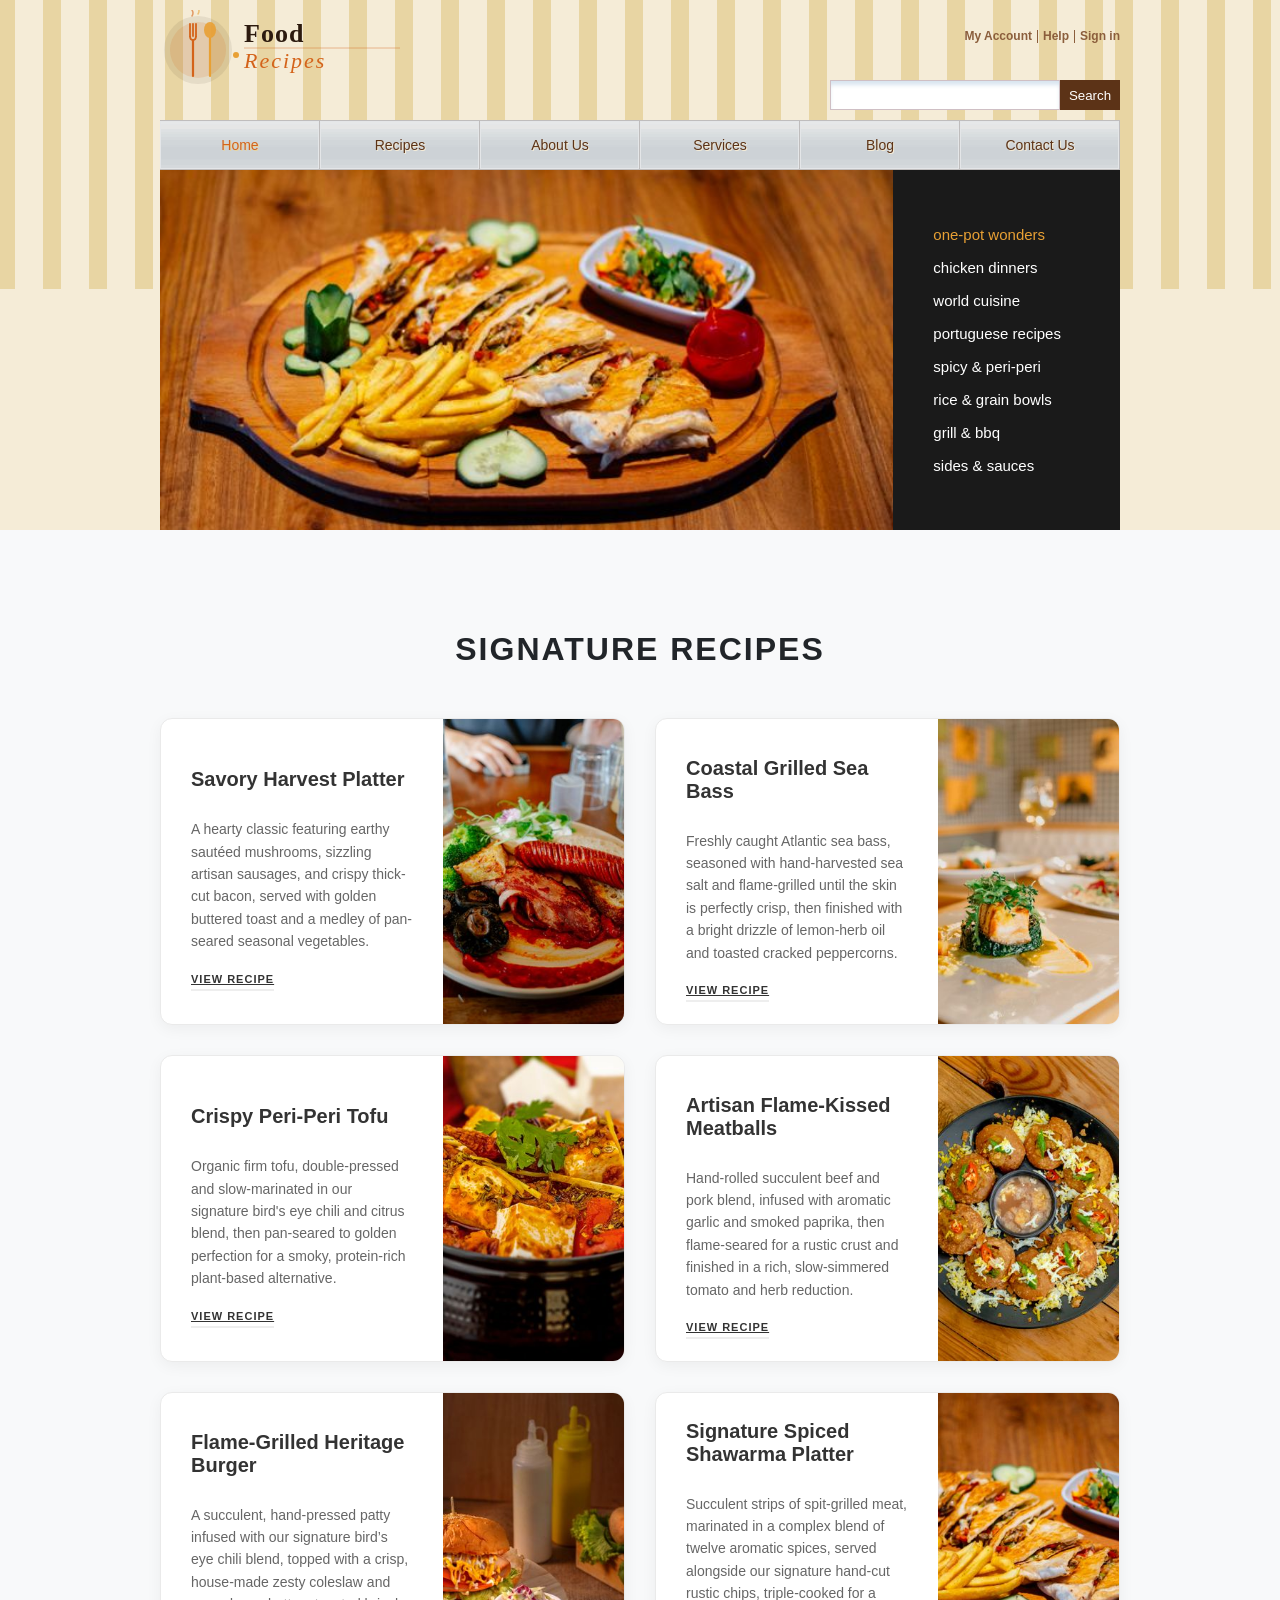
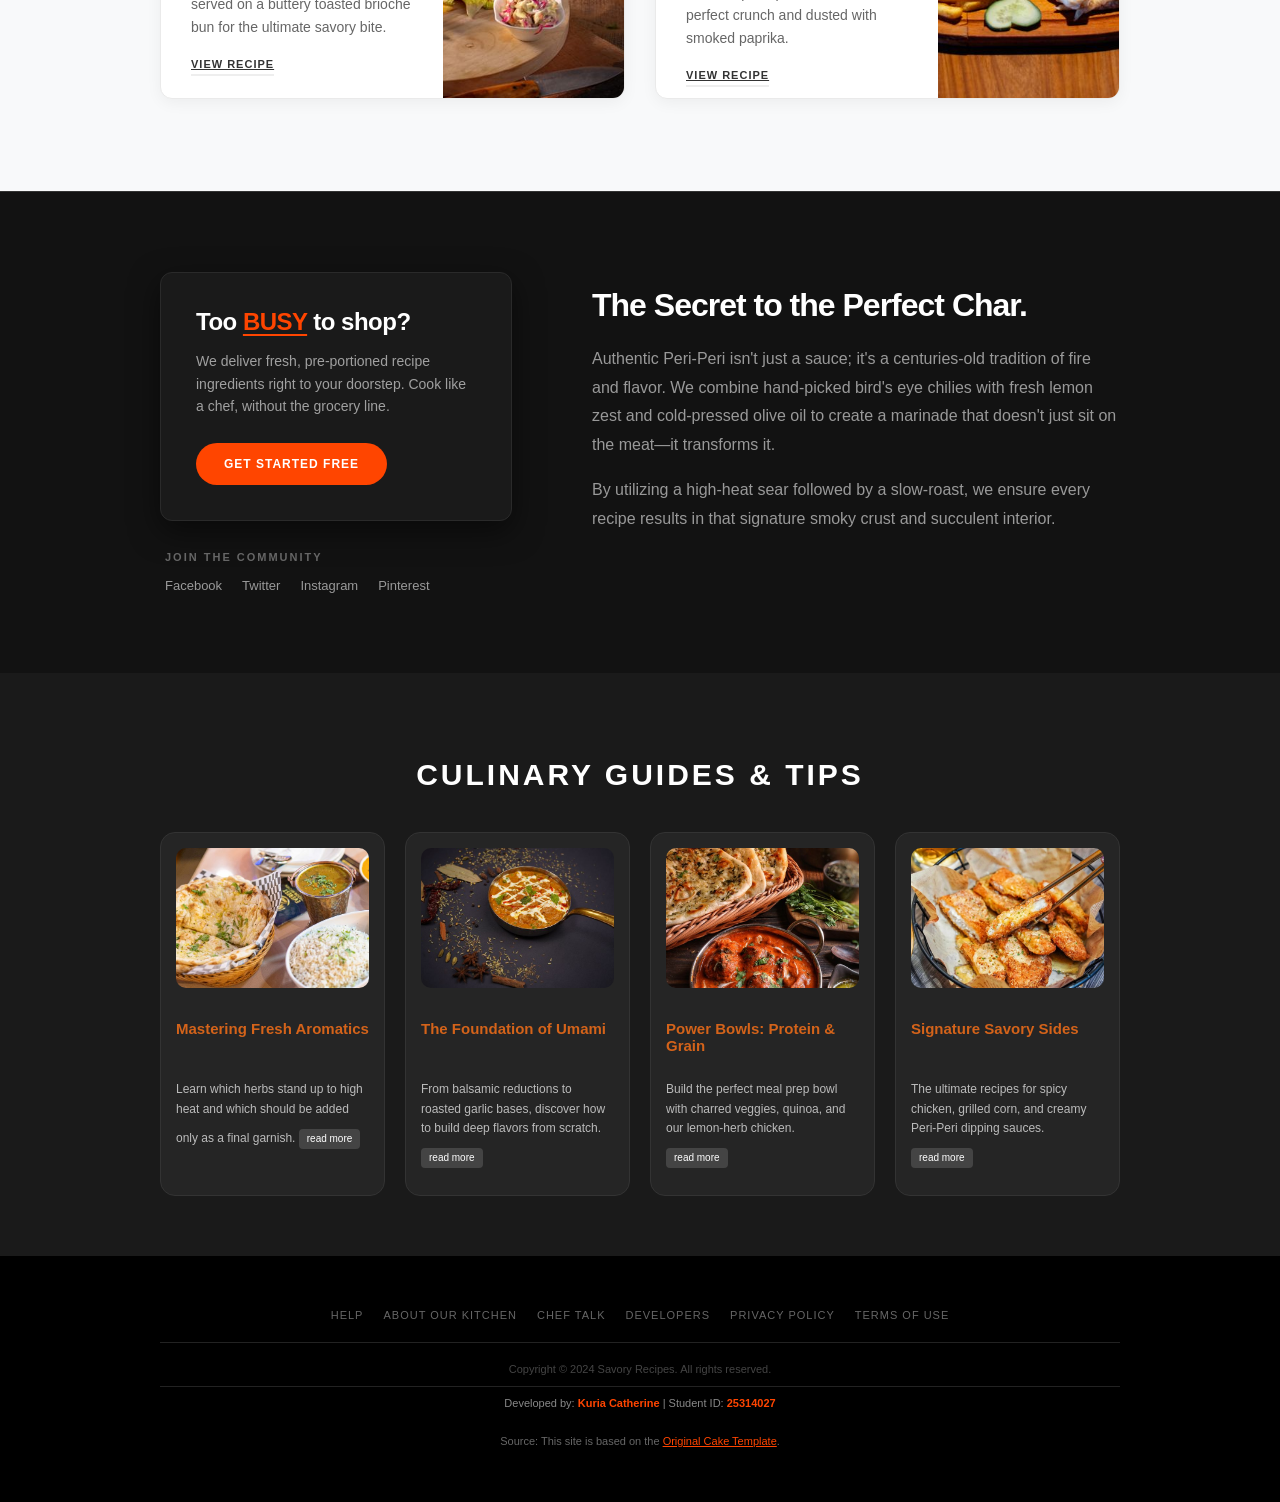
<file: product.html>
<!doctype html>
<html>
  <head>
    <meta charset="UTF-8" />
    <title>The Pastry Shop - Cake Delights Web Template</title>
    <link rel="stylesheet" type="text/css" href="css/style.css" />
  </head>
  <body>
    <div id="header">
      <div>
        <div class="logo-header">
          <div id="logo">
            <a href="index.html"><img src="images/logo.svg" alt="Logo" /></a>
          </div>
          <div>
            <div>
              <a href="signup.html">My Account</a>
              <a href="index.html">Help</a>
              <a href="signin.html" class="last">Sign in</a>
            </div>
            <form action="#">
              <input type="text" id="search" maxlength="30" />
              <input type="submit" value="Search" id="searchbtn" />
            </form>
          </div>
        </div>
        <ul>
          <li class="current"><a href="index.html">Home</a></li>
          <li><a href="product.html">Recipes</a></li>
          <li><a href="about.html">About us</a></li>
          <li><a href="services.html">Services</a></li>
          <li><a href="blog.html">Blog</a></li>
          <li><a href="contact.html">Contact Us</a></li>
        </ul>
        <div id="section">
          <a href="index.html" class="hero-image">
            <img src="./images/food-12.jpg" alt="Image" />
          </a>
          <ul class="side-menu">
            <li class="selected"><a href="index.html">One-Pot Wonders</a></li>
            <li><a href="index.html">Chicken Dinners</a></li>
            <li><a href="index.html">World Cuisine</a></li>
            <li><a href="index.html">Portuguese Recipes</a></li>
            <li><a href="index.html">Spicy & Peri-Peri</a></li>
            <li><a href="index.html">Rice & Grain Bowls</a></li>
            <li><a href="index.html">Grill & BBQ</a></li>
            <li><a href="index.html">Sides & Sauces</a></li>
          </ul>
        </div>
      </div>
    </div>
    <div id="product-content">
      <div class="content-container">
        <h1 class="main-title">Signature Recipes</h1>
        <ul class="recipe-list">
          <!-- Card 1 -->
          <li>
            <div class="recipe-card">
              <div class="text-part">
                <h2><a href="#">Savory Harvest Platter</a></h2>
                <p>
                  A hearty classic featuring earthy sautéed mushrooms, sizzling
                  artisan sausages, and crispy thick-cut bacon, served with
                  golden buttered toast and a medley of pan-seared seasonal
                  vegetables.
                </p>
                <a href="#" class="view-btn">View Recipe</a>
              </div>
              <div class="image-part">
                <img src="images/food-7.jpg" alt="Grilled Chicken" />
              </div>
            </div>
          </li>

          <!-- Card 2 -->
          <li>
            <div class="recipe-card">
              <div class="text-part">
                <h2>
                  <a href="#">Coastal Grilled Sea Bass</a>
                </h2>
                <p>
                  Freshly caught Atlantic sea bass, seasoned with hand-harvested
                  sea salt and flame-grilled until the skin is perfectly crisp,
                  then finished with a bright drizzle of lemon-herb oil and
                  toasted cracked peppercorns.
                </p>
                <a href="#" class="view-btn">View Recipe</a>
              </div>
              <div class="image-part">
                <img src="images/food-8.jpg" alt="Grilled Chicken" />
              </div>
            </div>
          </li>

          <!-- Card 3 -->
          <li>
            <div class="recipe-card">
              <div class="text-part">
                <h2><a href="#">Crispy Peri-Peri Tofu</a></h2>
                <p>
                  Organic firm tofu, double-pressed and slow-marinated in our
                  signature bird's eye chili and citrus blend, then pan-seared
                  to golden perfection for a smoky, protein-rich plant-based
                  alternative.
                </p>
                <a href="#" class="view-btn">View Recipe</a>
              </div>
              <div class="image-part">
                <img src="images/food-9.jpg" alt="Grilled Chicken" />
              </div>
            </div>
          </li>

          <!-- Card 4 -->
          <li>
            <div class="recipe-card">
              <div class="text-part">
                <h2>
                  <a href="#">Artisan Flame-Kissed Meatballs</a>
                </h2>
                <p>
                  Hand-rolled succulent beef and pork blend, infused with
                  aromatic garlic and smoked paprika, then flame-seared for a
                  rustic crust and finished in a rich, slow-simmered tomato and
                  herb reduction.
                </p>
                <a href="#" class="view-btn">View Recipe</a>
              </div>
              <div class="image-part">
                <img src="images/food-10.jpg" alt="Grilled Chicken" />
              </div>
            </div>
          </li>

          <!-- Card 5 -->
          <li>
            <div class="recipe-card">
              <div class="text-part">
                <h2>
                  <a href="#">Flame-Grilled Heritage Burger</a>
                </h2>
                <p>
                  A succulent, hand-pressed patty infused with our signature
                  bird’s eye chili blend, topped with a crisp, house-made zesty
                  coleslaw and served on a buttery toasted brioche bun for the
                  ultimate savory bite.
                </p>
                <a href="#" class="view-btn">View Recipe</a>
              </div>
              <div class="image-part">
                <img src="images/food-11.jpg" alt="Grilled Chicken" />
              </div>
            </div>
          </li>

          <!-- Card 6 -->
          <li>
            <div class="recipe-card">
              <div class="text-part">
                <h2>
                  <a href="#">Signature Spiced Shawarma Platter</a>
                </h2>
                <p>
                  Succulent strips of spit-grilled meat, marinated in a complex
                  blend of twelve aromatic spices, served alongside our
                  signature hand-cut rustic chips, triple-cooked for a perfect
                  crunch and dusted with smoked paprika.
                </p>
                <a href="#" class="view-btn">View Recipe</a>
              </div>
              <div class="image-part">
                <img src="images/food-12.jpg" alt="Grilled Chicken" />
              </div>
            </div>
          </li>
        </ul>
      </div>
    </div>
    <div id="footer">
      <!-- Top Footer: Sign up and Main Story -->
      <div class="home">
        <div class="footer-container">
          <!-- CTA Section -->
          <div class="aside">
            <div class="signup-box">
              <b>Too <span>BUSY</span> to shop?</b>
              <p>
                We deliver fresh, pre-portioned recipe ingredients right to your
                doorstep. Cook like a chef, without the grocery line.
              </p>
              <a href="signin.html" class="signup-btn">Get Started Free</a>
            </div>

            <div class="connect">
              <span>Join the community</span>
              <ul>
                <li><a href="#">Facebook</a></li>
                <li><a href="#">Twitter</a></li>
                <li><a href="#">Instagram</a></li>
                <li><a href="#">Pinterest</a></li>
              </ul>
            </div>
          </div>

          <!-- Story Section -->
          <div class="main-story">
            <h3><a href="index.html">The Secret to the Perfect Char.</a></h3>
            <p>
              Authentic Peri-Peri isn't just a sauce; it's a centuries-old
              tradition of fire and flavor. We combine hand-picked bird's eye
              chilies with fresh lemon zest and cold-pressed olive oil to create
              a marinade that doesn't just sit on the meat—it transforms it.
            </p>
            <p>
              By utilizing a high-heat sear followed by a slow-roast, we ensure
              every recipe results in that signature smoky crust and succulent
              interior.
            </p>
          </div>
        </div>
      </div>

      <!-- Featured Section: Modern Recipe Cards -->
      <div id="featured">
        <h2 class="featured-heading">Culinary Guides & Tips</h2>
        <ul>
          <li class="recipe-card">
            <a href="index.html"><img src="images/food-1.jpg" alt="Herbs" /></a>
            <h2><a href="index.html">Mastering Fresh Aromatics</a></h2>
            <p>
              Learn which herbs stand up to high heat and which should be added
              only as a final garnish.
              <a href="index.html" class="readmore">read more</a>
            </p>
          </li>
          <li class="recipe-card">
            <a href="index.html"
              ><img src="images/food-2.jpg" alt="Italian"
            /></a>
            <h2><a href="index.html">The Foundation of Umami</a></h2>
            <p>
              From balsamic reductions to roasted garlic bases, discover how to
              build deep flavors from scratch.
              <a href="index.html" class="readmore">read more</a>
            </p>
          </li>
          <li class="recipe-card">
            <a href="index.html"><img src="images/food-3.jpg" alt="Diet" /></a>
            <h2><a href="index.html">Power Bowls: Protein & Grain</a></h2>
            <p>
              Build the perfect meal prep bowl with charred veggies, quinoa, and
              our lemon-herb chicken.
              <a href="index.html" class="readmore">read more</a>
            </p>
          </li>
          <li class="recipe-card">
            <a href="index.html"><img src="images/food-4.jpg" alt="Sides" /></a>
            <h2><a href="index.html">Signature Savory Sides</a></h2>
            <p>
              The ultimate recipes for spicy chicken, grilled corn, and creamy
              Peri-Peri dipping sauces.
              <a href="index.html" class="readmore">read more</a>
            </p>
          </li>
        </ul>
      </div>

      <!-- Bottom Navigation -->
      <div id="navigation">
        <div class="nav-container">
          <ul>
            <li class="first"><a href="index.html">help</a></li>
            <li><a href="index.html">about our kitchen</a></li>
            <li><a href="index.html">chef talk</a></li>
            <li><a href="index.html">developers</a></li>
            <li><a href="index.html">privacy policy</a></li>
            <li><a href="index.html">terms of use</a></li>
          </ul>
          <p>Copyright &copy; 2024 Savory Recipes. All rights reserved.</p>
          <p class="student-info">
            Developed by: <strong>Kuria Catherine</strong> | Student ID:
            <strong>25314027</strong>
          </p>

          <div class="template-source">
            Source: This site is based on the
            <a
              href="https://freewebsitetemplates.com/preview/cakewebsitetemplate/contact.html"
              target="_blank"
              >Original Cake Template</a
            >.
          </div>
        </div>
      </div>
    </div>
  </body>
</html>
</file>
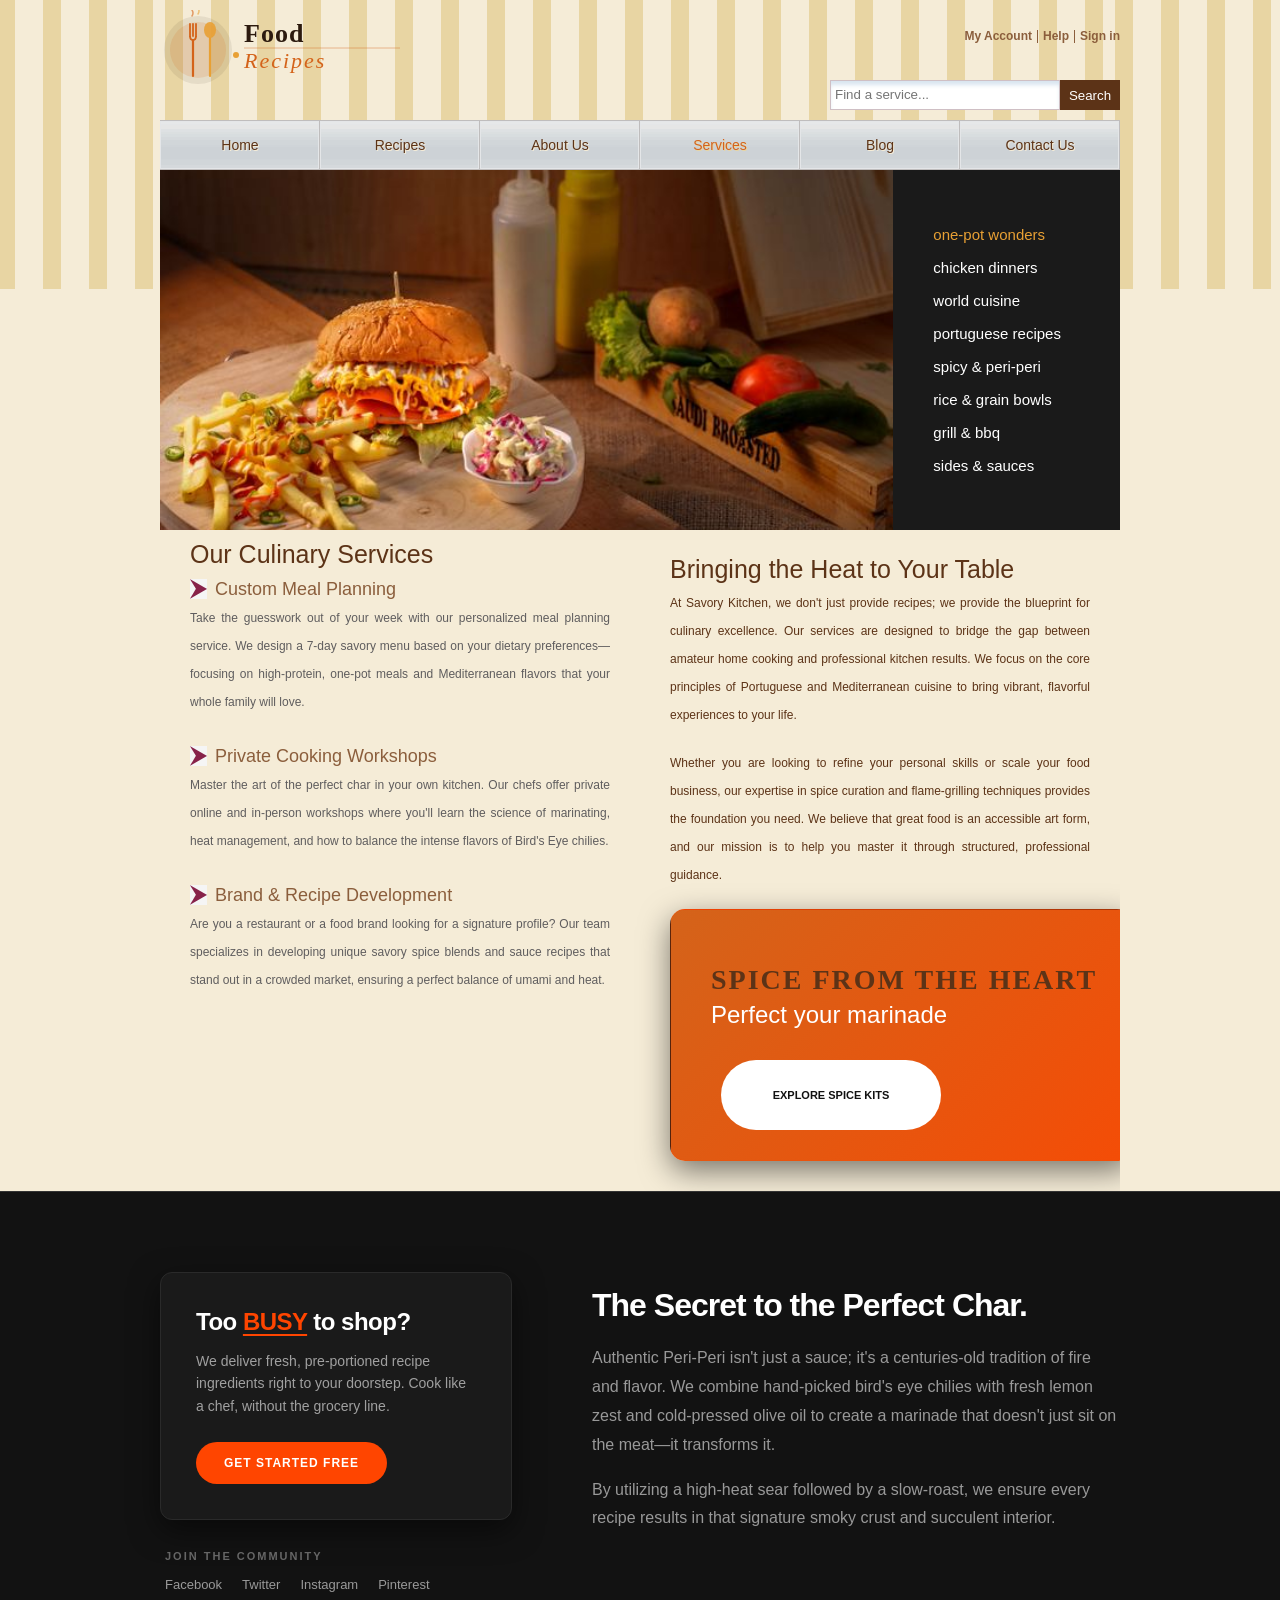
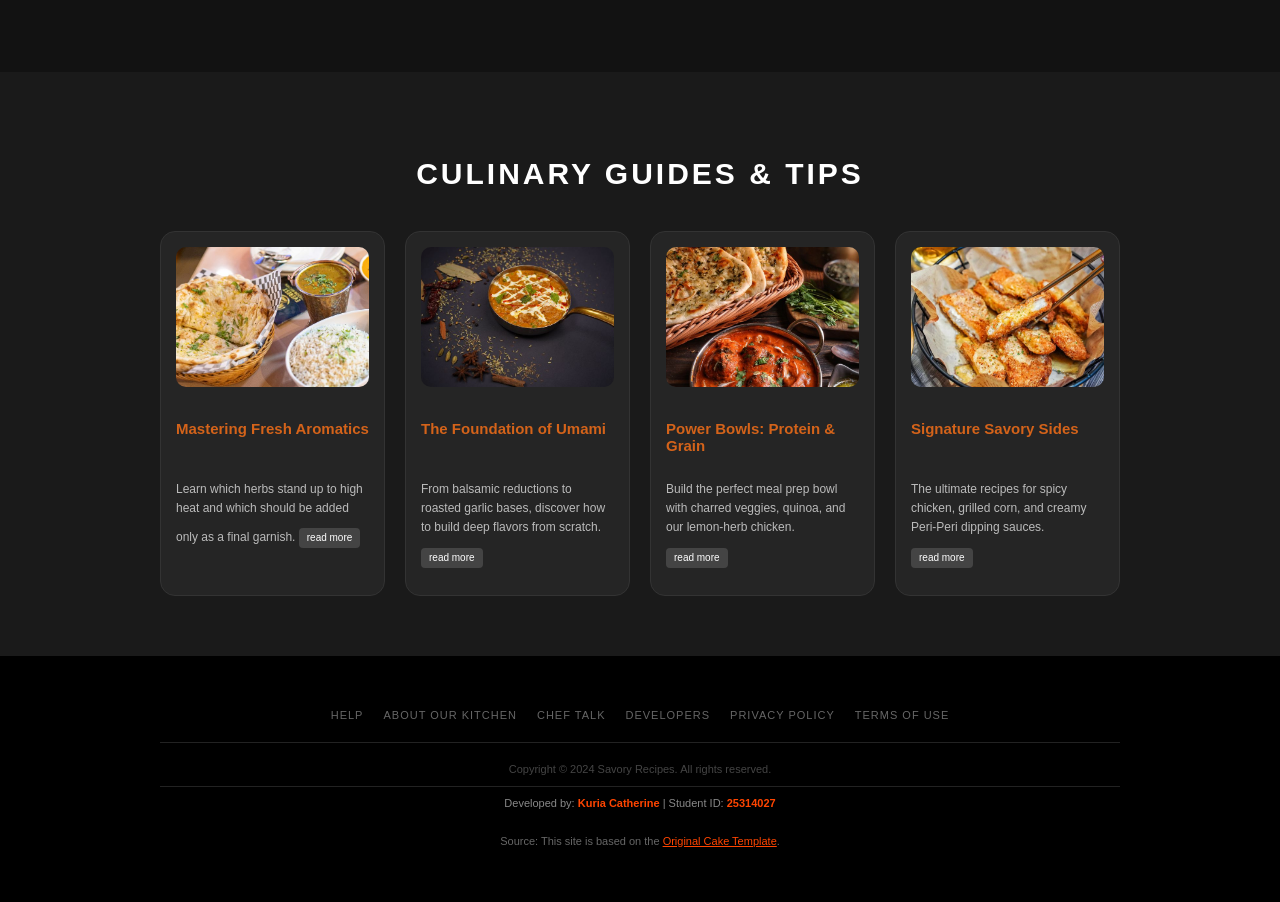
<file: services.html>
<!doctype html>
<html>
  <head>
    <meta charset="UTF-8" />
    <title>Culinary Services - Savory Kitchen Recipes</title>
    <link rel="stylesheet" type="text/css" href="css/style.css" />
  </head>
  <body>
    <div id="header">
      <div>
        <div class="logo-header">
          <div id="logo">
            <a href="index.html"
              ><img src="images/logo.svg" alt="Savory Kitchen Logo"
            /></a>
          </div>
          <div>
            <div>
              <a href="signup.html">My Account</a>
              <a href="index.html">Help</a>
              <a href="signin.html" class="last">Sign in</a>
            </div>
            <form action="#">
              <input
                type="text"
                id="search"
                maxlength="30"
                placeholder="Find a service..."
              />
              <input type="submit" value="Search" id="searchbtn" />
            </form>
          </div>
        </div>
        <ul>
          <li><a href="index.html">Home</a></li>
          <li><a href="product.html">Recipes</a></li>
          <li><a href="about.html">About us</a></li>
          <li class="current"><a href="services.html">Services</a></li>
          <li><a href="blog.html">Blog</a></li>
          <li><a href="contact.html">Contact Us</a></li>
        </ul>
        <div id="section">
          <a href="index.html" class="hero-image">
            <img src="./images/food-11.jpg" alt="Culinary Workshop" />
          </a>
          <ul class="side-menu">
            <li class="selected"><a href="index.html">One-Pot Wonders</a></li>
            <li><a href="index.html">Chicken Dinners</a></li>
            <li><a href="index.html">World Cuisine</a></li>
            <li><a href="index.html">Portuguese Recipes</a></li>
            <li><a href="index.html">Spicy & Peri-Peri</a></li>
            <li><a href="index.html">Rice & Grain Bowls</a></li>
            <li><a href="index.html">Grill & BBQ</a></li>
            <li><a href="index.html">Sides & Sauces</a></li>
          </ul>
        </div>
      </div>
    </div>

    <div id="content">
      <div id="services">
        <div class="aside">
          <h1>Our Culinary Services</h1>
          <span>Custom Meal Planning</span>
          <p>
            Take the guesswork out of your week with our personalized meal
            planning service. We design a 7-day savory menu based on your
            dietary preferences—focusing on high-protein, one-pot meals and
            Mediterranean flavors that your whole family will love.
          </p>
          <span>Private Cooking Workshops</span>
          <p>
            Master the art of the perfect char in your own kitchen. Our chefs
            offer private online and in-person workshops where you'll learn the
            science of marinating, heat management, and how to balance the
            intense flavors of Bird's Eye chilies.
          </p>
          <span>Brand & Recipe Development</span>
          <p>
            Are you a restaurant or a food brand looking for a signature
            profile? Our team specializes in developing unique savory spice
            blends and sauce recipes that stand out in a crowded market,
            ensuring a perfect balance of umami and heat.
          </p>
        </div>
        <div class="section">
          <h3>Bringing the Heat to Your Table</h3>
          <p>
            At Savory Kitchen, we don't just provide recipes; we provide the
            blueprint for culinary excellence. Our services are designed to
            bridge the gap between amateur home cooking and professional kitchen
            results. We focus on the core principles of Portuguese and
            Mediterranean cuisine to bring vibrant, flavorful experiences to
            your life.
          </p>
          <p>
            Whether you are looking to refine your personal skills or scale your
            food business, our expertise in spice curation and flame-grilling
            techniques provides the foundation you need. We believe that great
            food is an accessible art form, and our mission is to help you
            master it through structured, professional guidance.
          </p>
          <div id="visitshop">
            <div>
              <p><span>Spice from the heart</span> Perfect your marinade</p>
              <a href="product.html" class="visit">Explore Spice Kits</a>
            </div>
          </div>
        </div>
      </div>
    </div>

    <div id="footer">
      <!-- Top Footer: Sign up and Main Story -->
      <div class="home">
        <div class="footer-container">
          <!-- CTA Section -->
          <div class="aside">
            <div class="signup-box">
              <b>Too <span>BUSY</span> to shop?</b>
              <p>
                We deliver fresh, pre-portioned recipe ingredients right to your
                doorstep. Cook like a chef, without the grocery line.
              </p>
              <a href="signin.html" class="signup-btn">Get Started Free</a>
            </div>

            <div class="connect">
              <span>Join the community</span>
              <ul>
                <li><a href="#">Facebook</a></li>
                <li><a href="#">Twitter</a></li>
                <li><a href="#">Instagram</a></li>
                <li><a href="#">Pinterest</a></li>
              </ul>
            </div>
          </div>

          <!-- Story Section -->
          <div class="main-story">
            <h3><a href="index.html">The Secret to the Perfect Char.</a></h3>
            <p>
              Authentic Peri-Peri isn't just a sauce; it's a centuries-old
              tradition of fire and flavor. We combine hand-picked bird's eye
              chilies with fresh lemon zest and cold-pressed olive oil to create
              a marinade that doesn't just sit on the meat—it transforms it.
            </p>
            <p>
              By utilizing a high-heat sear followed by a slow-roast, we ensure
              every recipe results in that signature smoky crust and succulent
              interior.
            </p>
          </div>
        </div>
      </div>

      <!-- Featured Section: Modern Recipe Cards -->
      <div id="featured">
        <h2 class="featured-heading">Culinary Guides & Tips</h2>
        <ul>
          <li class="recipe-card">
            <a href="index.html"><img src="images/food-1.jpg" alt="Herbs" /></a>
            <h2><a href="index.html">Mastering Fresh Aromatics</a></h2>
            <p>
              Learn which herbs stand up to high heat and which should be added
              only as a final garnish.
              <a href="index.html" class="readmore">read more</a>
            </p>
          </li>
          <li class="recipe-card">
            <a href="index.html"
              ><img src="images/food-2.jpg" alt="Italian"
            /></a>
            <h2><a href="index.html">The Foundation of Umami</a></h2>
            <p>
              From balsamic reductions to roasted garlic bases, discover how to
              build deep flavors from scratch.
              <a href="index.html" class="readmore">read more</a>
            </p>
          </li>
          <li class="recipe-card">
            <a href="index.html"><img src="images/food-3.jpg" alt="Diet" /></a>
            <h2><a href="index.html">Power Bowls: Protein & Grain</a></h2>
            <p>
              Build the perfect meal prep bowl with charred veggies, quinoa, and
              our lemon-herb chicken.
              <a href="index.html" class="readmore">read more</a>
            </p>
          </li>
          <li class="recipe-card">
            <a href="index.html"><img src="images/food-4.jpg" alt="Sides" /></a>
            <h2><a href="index.html">Signature Savory Sides</a></h2>
            <p>
              The ultimate recipes for spicy chicken, grilled corn, and creamy
              Peri-Peri dipping sauces.
              <a href="index.html" class="readmore">read more</a>
            </p>
          </li>
        </ul>
      </div>

      <!-- Bottom Navigation -->
      <div id="navigation">
        <div class="nav-container">
          <ul>
            <li class="first"><a href="index.html">help</a></li>
            <li><a href="index.html">about our kitchen</a></li>
            <li><a href="index.html">chef talk</a></li>
            <li><a href="index.html">developers</a></li>
            <li><a href="index.html">privacy policy</a></li>
            <li><a href="index.html">terms of use</a></li>
          </ul>
          <p>Copyright &copy; 2024 Savory Recipes. All rights reserved.</p>
          <p class="student-info">
            Developed by: <strong>Kuria Catherine</strong> | Student ID:
            <strong>25314027</strong>
          </p>

          <div class="template-source">
            Source: This site is based on the
            <a
              href="https://freewebsitetemplates.com/preview/cakewebsitetemplate/contact.html"
              target="_blank"
              >Original Cake Template</a
            >.
          </div>
        </div>
      </div>
    </div>
  </body>
</html>
</file>
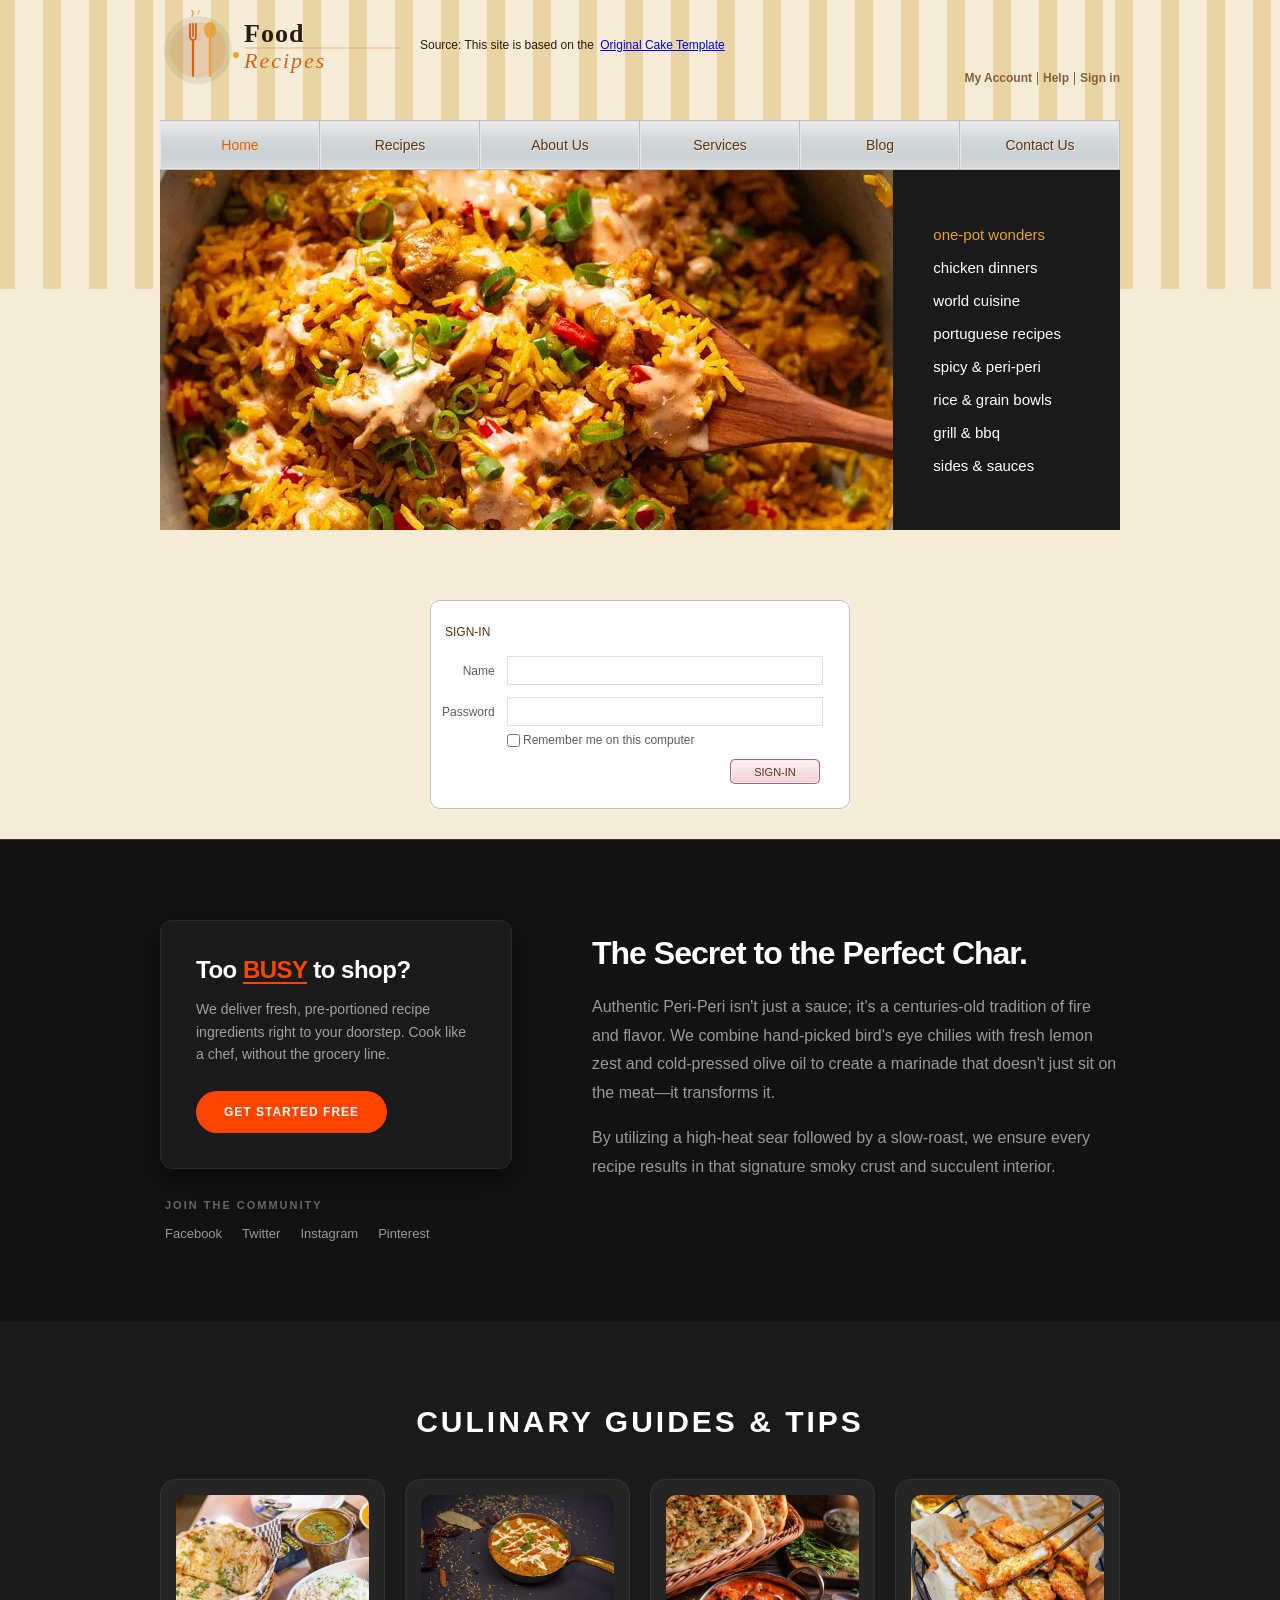
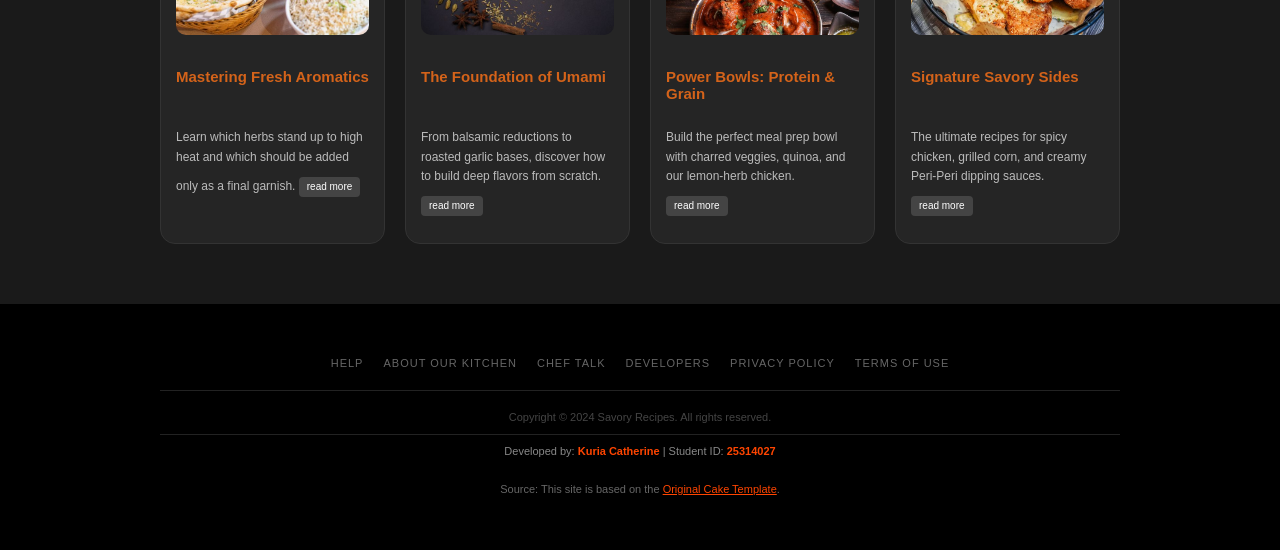
<file: signin.html>
<!doctype html>
<html>
  <head>
    <meta charset="UTF-8" />
    <title>Sign In - Savory Recipes</title>
    <link rel="stylesheet" type="text/css" href="css/style.css" />
  </head>
  <body>
    <div id="header">
      <div>
        <div class="logo-header">
          <div id="logo">
            <a href="index.html"><img src="images/logo.svg" alt="Logo" /></a>
          </div>
          <section id="source-search">
            Source: This site is based on the
            <a
              href="https://freewebsitetemplates.com/preview/cakewebsitetemplate/index.html"
              target="_blank"
            >
              Original Cake Template</a
            >
          </section>
          <div>
            <div>
              <a href="signup.html">My Account</a>
              <a href="index.html">Help</a>
              <a href="signin.html" class="last">Sign in</a>
            </div>
            <form action="#">
              <input type="text" id="search" maxlength="30" />
              <input type="submit" value="Search" id="searchbtn" />
            </form>
          </div>
        </div>
        <ul>
          <li class="current"><a href="index.html">Home</a></li>
          <li><a href="product.html">Recipes</a></li>
          <li><a href="about.html">About us</a></li>
          <li><a href="services.html">Services</a></li>
          <li><a href="blog.html">Blog</a></li>
          <li><a href="contact.html">Contact Us</a></li>
        </ul>
        <div id="section">
          <a href="index.html" class="hero-image">
            <img src="images/hero-image.webp" alt="Image" />
          </a>
          <ul class="side-menu">
            <li class="selected"><a href="index.html">One-Pot Wonders</a></li>
            <li><a href="index.html">Chicken Dinners</a></li>
            <li><a href="index.html">World Cuisine</a></li>
            <li><a href="index.html">Portuguese Recipes</a></li>
            <li><a href="index.html">Spicy & Peri-Peri</a></li>
            <li><a href="index.html">Rice & Grain Bowls</a></li>
            <li><a href="index.html">Grill & BBQ</a></li>
            <li><a href="index.html">Sides & Sauces</a></li>
          </ul>
        </div>
      </div>
    </div>
    <div id="content">
      <div>
        <div id="account">
          <div>
            <form action="#">
              <span>SIGN-IN</span>
              <table>
                <tr>
                  <td><label for="name">Name</label></td>
                  <td><input type="text" id="name" /></td>
                </tr>
                <tr>
                  <td><label for="password">Password</label></td>
                  <td><input type="text" id="password" /></td>
                </tr>
                <tr>
                  <td></td>
                  <td class="rememberme">
                    <label for="rememberme"
                      ><input type="checkbox" id="rememberme" /> Remember me on
                      this computer</label
                    >
                  </td>
                </tr>
              </table>
              <input type="submit" value="Sign-In" class="submitbtn" />
            </form>
          </div>
        </div>
      </div>
    </div>
    <div id="footer">
      <!-- Top Footer: Sign up and Main Story -->
      <div class="home">
        <div class="footer-container">
          <!-- CTA Section -->
          <div class="aside">
            <div class="signup-box">
              <b>Too <span>BUSY</span> to shop?</b>
              <p>
                We deliver fresh, pre-portioned recipe ingredients right to your
                doorstep. Cook like a chef, without the grocery line.
              </p>
              <a href="signin.html" class="signup-btn">Get Started Free</a>
            </div>

            <div class="connect">
              <span>Join the community</span>
              <ul>
                <li><a href="#">Facebook</a></li>
                <li><a href="#">Twitter</a></li>
                <li><a href="#">Instagram</a></li>
                <li><a href="#">Pinterest</a></li>
              </ul>
            </div>
          </div>

          <!-- Story Section -->
          <div class="main-story">
            <h3><a href="index.html">The Secret to the Perfect Char.</a></h3>
            <p>
              Authentic Peri-Peri isn't just a sauce; it's a centuries-old
              tradition of fire and flavor. We combine hand-picked bird's eye
              chilies with fresh lemon zest and cold-pressed olive oil to create
              a marinade that doesn't just sit on the meat—it transforms it.
            </p>
            <p>
              By utilizing a high-heat sear followed by a slow-roast, we ensure
              every recipe results in that signature smoky crust and succulent
              interior.
            </p>
          </div>
        </div>
      </div>

      <!-- Featured Section: Modern Recipe Cards -->
      <div id="featured">
        <h2 class="featured-heading">Culinary Guides & Tips</h2>
        <ul>
          <li class="recipe-card">
            <a href="index.html"><img src="images/food-1.jpg" alt="Herbs" /></a>
            <h2><a href="index.html">Mastering Fresh Aromatics</a></h2>
            <p>
              Learn which herbs stand up to high heat and which should be added
              only as a final garnish.
              <a href="index.html" class="readmore">read more</a>
            </p>
          </li>
          <li class="recipe-card">
            <a href="index.html"
              ><img src="images/food-2.jpg" alt="Italian"
            /></a>
            <h2><a href="index.html">The Foundation of Umami</a></h2>
            <p>
              From balsamic reductions to roasted garlic bases, discover how to
              build deep flavors from scratch.
              <a href="index.html" class="readmore">read more</a>
            </p>
          </li>
          <li class="recipe-card">
            <a href="index.html"><img src="images/food-3.jpg" alt="Diet" /></a>
            <h2><a href="index.html">Power Bowls: Protein & Grain</a></h2>
            <p>
              Build the perfect meal prep bowl with charred veggies, quinoa, and
              our lemon-herb chicken.
              <a href="index.html" class="readmore">read more</a>
            </p>
          </li>
          <li class="recipe-card">
            <a href="index.html"><img src="images/food-4.jpg" alt="Sides" /></a>
            <h2><a href="index.html">Signature Savory Sides</a></h2>
            <p>
              The ultimate recipes for spicy chicken, grilled corn, and creamy
              Peri-Peri dipping sauces.
              <a href="index.html" class="readmore">read more</a>
            </p>
          </li>
        </ul>
      </div>

      <!-- Bottom Navigation -->
      <div id="navigation">
        <div class="nav-container">
          <ul>
            <li class="first"><a href="index.html">help</a></li>
            <li><a href="index.html">about our kitchen</a></li>
            <li><a href="index.html">chef talk</a></li>
            <li><a href="index.html">developers</a></li>
            <li><a href="index.html">privacy policy</a></li>
            <li><a href="index.html">terms of use</a></li>
          </ul>
          <p>Copyright &copy; 2024 Savory Recipes. All rights reserved.</p>
          <p class="student-info">
            Developed by: <strong>Kuria Catherine</strong> | Student ID:
            <strong>25314027</strong>
          </p>

          <div class="template-source">
            Source: This site is based on the
            <a
              href="https://freewebsitetemplates.com/preview/cakewebsitetemplate/contact.html"
              target="_blank"
              >Original Cake Template</a
            >.
          </div>
        </div>
      </div>
    </div>
  </body>
</html>
</file>
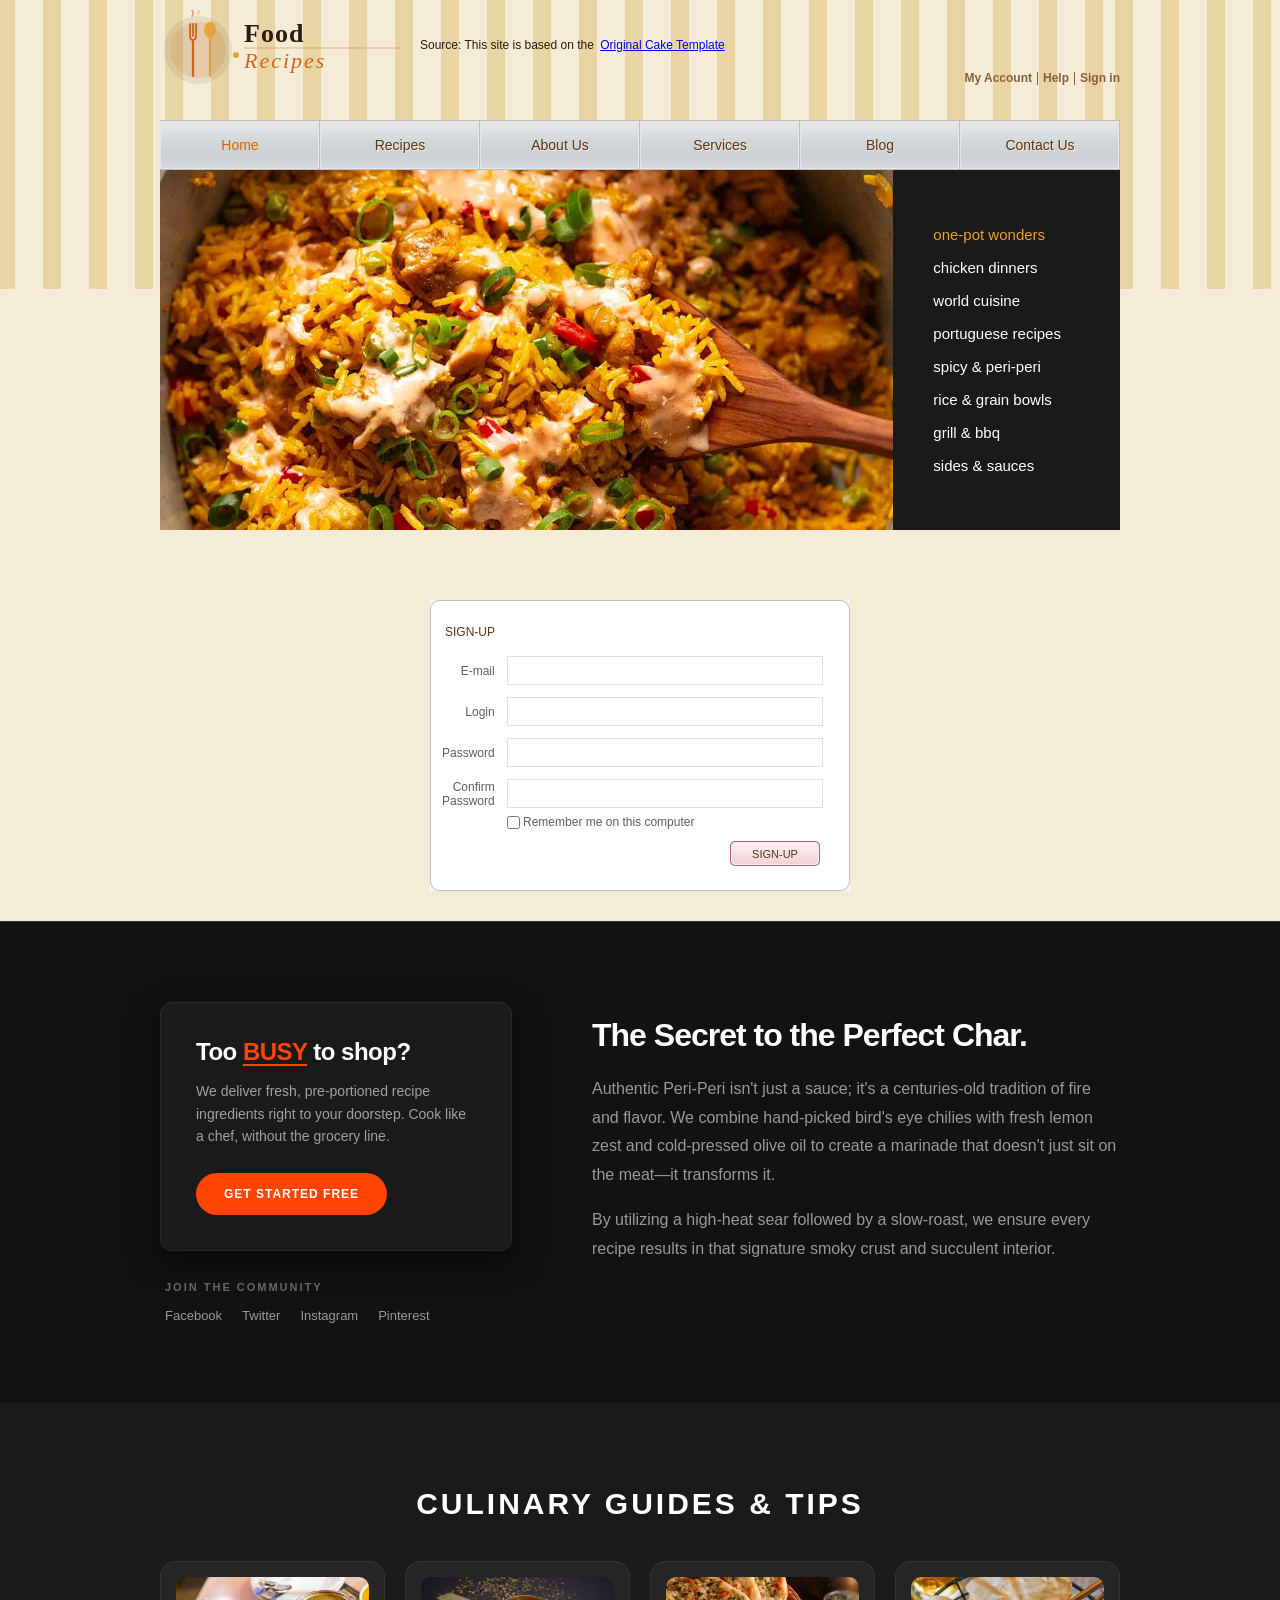
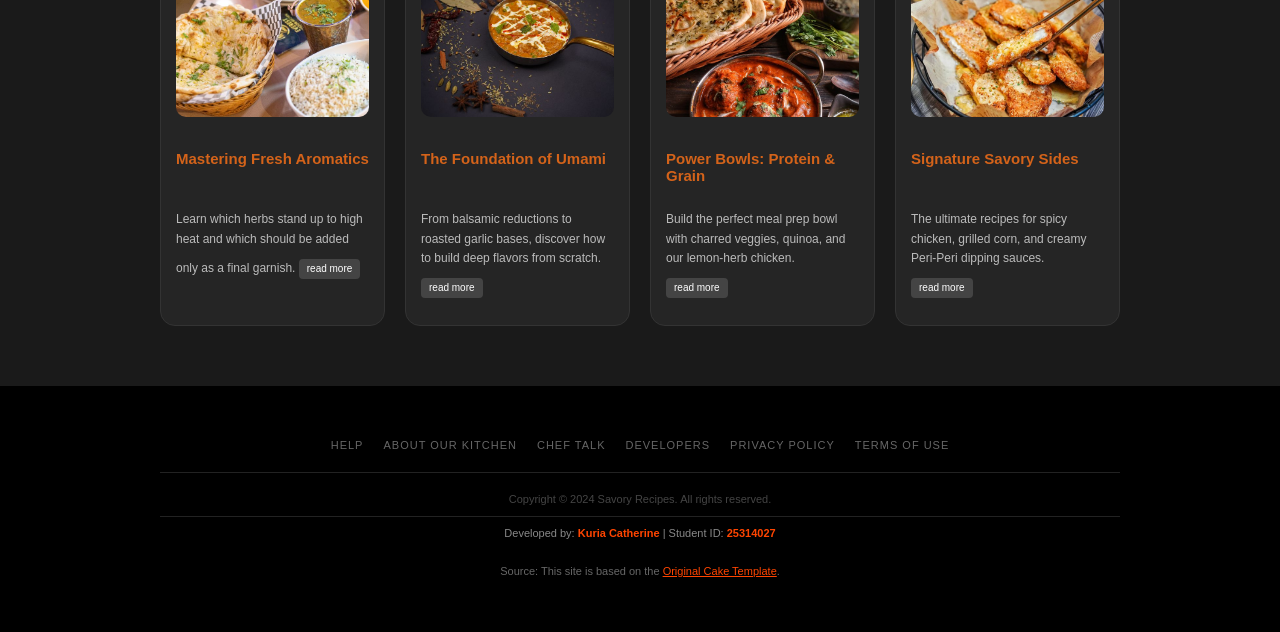
<file: signup.html>
<!doctype html>
<html>
  <head>
    <meta charset="UTF-8" />
    <title>Sign Up - Savory Recipes</title>
    <link rel="stylesheet" type="text/css" href="css/style.css" />
  </head>
  <body>
    <div id="header">
      <div>
        <div class="logo-header">
          <div id="logo">
            <a href="index.html"><img src="images/logo.svg" alt="Logo" /></a>
          </div>
          <section id="source-search">
            Source: This site is based on the
            <a
              href="https://freewebsitetemplates.com/preview/cakewebsitetemplate/index.html"
              target="_blank"
            >
              Original Cake Template</a
            >
          </section>
          <div>
            <div>
              <a href="signup.html">My Account</a>
              <a href="index.html">Help</a>
              <a href="signin.html" class="last">Sign in</a>
            </div>
            <form action="#">
              <input type="text" id="search" maxlength="30" />
              <input type="submit" value="Search" id="searchbtn" />
            </form>
          </div>
        </div>
        <ul>
          <li class="current"><a href="index.html">Home</a></li>
          <li><a href="product.html">Recipes</a></li>
          <li><a href="about.html">About us</a></li>
          <li><a href="services.html">Services</a></li>
          <li><a href="blog.html">Blog</a></li>
          <li><a href="contact.html">Contact Us</a></li>
        </ul>
        <div id="section">
          <a href="index.html" class="hero-image">
            <img src="images/hero-image.webp" alt="Image" />
          </a>
          <ul class="side-menu">
            <li class="selected"><a href="index.html">One-Pot Wonders</a></li>
            <li><a href="index.html">Chicken Dinners</a></li>
            <li><a href="index.html">World Cuisine</a></li>
            <li><a href="index.html">Portuguese Recipes</a></li>
            <li><a href="index.html">Spicy & Peri-Peri</a></li>
            <li><a href="index.html">Rice & Grain Bowls</a></li>
            <li><a href="index.html">Grill & BBQ</a></li>
            <li><a href="index.html">Sides & Sauces</a></li>
          </ul>
        </div>
      </div>
    </div>
    <div id="content">
      <div>
        <div id="account">
          <div>
            <form action="#">
              <span>SIGN-UP</span>
              <table>
                <tr>
                  <td><label for="email">E-mail</label></td>
                  <td><input type="text" id="email" /></td>
                </tr>
                <tr>
                  <td><label for="login">Login</label></td>
                  <td><input type="text" id="login" /></td>
                </tr>
                <tr>
                  <td><label for="password">Password</label></td>
                  <td><input type="text" id="password" /></td>
                </tr>
                <tr>
                  <td>
                    <label for="confirmpass">Confirm<br />Password</label>
                  </td>
                  <td><input type="text" id="confirmpass" /></td>
                </tr>
                <tr>
                  <td></td>
                  <td class="rememberme">
                    <label for="rememberme"
                      ><input type="checkbox" id="rememberme" /> Remember me on
                      this computer</label
                    >
                  </td>
                </tr>
              </table>
              <input type="submit" value="Sign-up" class="submitbtn" />
            </form>
          </div>
        </div>
      </div>
    </div>
    <div id="footer">
      <!-- Top Footer: Sign up and Main Story -->
      <div class="home">
        <div class="footer-container">
          <!-- CTA Section -->
          <div class="aside">
            <div class="signup-box">
              <b>Too <span>BUSY</span> to shop?</b>
              <p>
                We deliver fresh, pre-portioned recipe ingredients right to your
                doorstep. Cook like a chef, without the grocery line.
              </p>
              <a href="signin.html" class="signup-btn">Get Started Free</a>
            </div>

            <div class="connect">
              <span>Join the community</span>
              <ul>
                <li><a href="#">Facebook</a></li>
                <li><a href="#">Twitter</a></li>
                <li><a href="#">Instagram</a></li>
                <li><a href="#">Pinterest</a></li>
              </ul>
            </div>
          </div>

          <!-- Story Section -->
          <div class="main-story">
            <h3><a href="index.html">The Secret to the Perfect Char.</a></h3>
            <p>
              Authentic Peri-Peri isn't just a sauce; it's a centuries-old
              tradition of fire and flavor. We combine hand-picked bird's eye
              chilies with fresh lemon zest and cold-pressed olive oil to create
              a marinade that doesn't just sit on the meat—it transforms it.
            </p>
            <p>
              By utilizing a high-heat sear followed by a slow-roast, we ensure
              every recipe results in that signature smoky crust and succulent
              interior.
            </p>
          </div>
        </div>
      </div>

      <!-- Featured Section: Modern Recipe Cards -->
      <div id="featured">
        <h2 class="featured-heading">Culinary Guides & Tips</h2>
        <ul>
          <li class="recipe-card">
            <a href="index.html"><img src="images/food-1.jpg" alt="Herbs" /></a>
            <h2><a href="index.html">Mastering Fresh Aromatics</a></h2>
            <p>
              Learn which herbs stand up to high heat and which should be added
              only as a final garnish.
              <a href="index.html" class="readmore">read more</a>
            </p>
          </li>
          <li class="recipe-card">
            <a href="index.html"
              ><img src="images/food-2.jpg" alt="Italian"
            /></a>
            <h2><a href="index.html">The Foundation of Umami</a></h2>
            <p>
              From balsamic reductions to roasted garlic bases, discover how to
              build deep flavors from scratch.
              <a href="index.html" class="readmore">read more</a>
            </p>
          </li>
          <li class="recipe-card">
            <a href="index.html"><img src="images/food-3.jpg" alt="Diet" /></a>
            <h2><a href="index.html">Power Bowls: Protein & Grain</a></h2>
            <p>
              Build the perfect meal prep bowl with charred veggies, quinoa, and
              our lemon-herb chicken.
              <a href="index.html" class="readmore">read more</a>
            </p>
          </li>
          <li class="recipe-card">
            <a href="index.html"><img src="images/food-4.jpg" alt="Sides" /></a>
            <h2><a href="index.html">Signature Savory Sides</a></h2>
            <p>
              The ultimate recipes for spicy chicken, grilled corn, and creamy
              Peri-Peri dipping sauces.
              <a href="index.html" class="readmore">read more</a>
            </p>
          </li>
        </ul>
      </div>

      <!-- Bottom Navigation -->
      <div id="navigation">
        <div class="nav-container">
          <ul>
            <li class="first"><a href="index.html">help</a></li>
            <li><a href="index.html">about our kitchen</a></li>
            <li><a href="index.html">chef talk</a></li>
            <li><a href="index.html">developers</a></li>
            <li><a href="index.html">privacy policy</a></li>
            <li><a href="index.html">terms of use</a></li>
          </ul>
          <p>Copyright &copy; 2024 Savory Recipes. All rights reserved.</p>
          <p class="student-info">
            Developed by: <strong>Kuria Catherine</strong> | Student ID:
            <strong>25314027</strong>
          </p>

          <div class="template-source">
            Source: This site is based on the
            <a
              href="https://freewebsitetemplates.com/preview/cakewebsitetemplate/contact.html"
              target="_blank"
              >Original Cake Template</a
            >.
          </div>
        </div>
      </div>
    </div>
  </body>
</html>
</file>
<file: css/style.css>
/* Website template by freewebsitetemplates.com */

body {
  background: #2c1a0e;
  color: #5c3317;
  font-family: "Poppins", Verdana, sans-serif;
  font-size: 12px;
  margin: 0;
  min-width: 960px;
  padding: 0;
  width: 100%;
}

a {
  outline: none;
}

img {
  border: 0;
}

p a {
  color: #d4631a;
}

#header {
  background: #f5ecd7 url(../images/bg-body.gif) repeat-x center top;
}

#header div {
  margin: 0 auto;
  width: 960px;
}

#header div div {
  height: 110px;
  overflow: hidden;
  position: relative;
}

#header div div div#logo {
  float: left;
}
.logo-header {
  padding-top: 10px;
}

#header div div div {
  float: right;
  height: 110px;
  width: auto;
}

#header div div div div {
  display: block;
  float: none;
  height: auto;
  padding-bottom: 40px;
  padding-left: 134px;
  margin-top: 20px;
  overflow: hidden;
  width: auto;
}

#header div div div div a {
  border-right: 1px solid #8b5e3c;
  color: #8b5e3c;
  display: block;
  float: left;
  font-weight: bold;
  line-height: 13px;
  padding: 0 5px;
  text-decoration: none;
}

#header div div div div a.last {
  border: 0;
  padding-right: 0;
}

#header div div div form {
  position: absolute;
  right: 0;
  top: 70px;
  height: 30px;
  width: 290px;
}

#header div div div form input {
  float: left;
  line-height: 30px;
}

#header div div div form input#search {
  background: url(../images/input-search.gif) no-repeat 0 0;
  border: 0;
  height: 30px;
  padding: 0 5px;
  width: 220px;
}

#header div div div form input#searchbtn {
  background: #5c3317;
  border: none;
  height: 30px;
  width: 60px;
  color: white;
}

#header div ul {
  list-style: none;
  margin: 0;
  overflow: hidden;
  padding: 0;
}

#header div ul li {
  float: left;
  height: 50px;
  line-height: 50px;
  width: 160px;
}

#header div ul li a {
  background: url(../images/sprite-buttons.gif) no-repeat 0 -205px;
  color: #5c3317;
  display: block;
  font-size: 14px;
  text-align: center;
  text-decoration: none;
  text-shadow: 1px 1px 0 #f5ecd7;
  text-transform: capitalize;
}

#header div ul li a:hover,
#header ul li.current a {
  color: #d4631a;
  text-shadow: 1px 1px 0 #e8d5a3;
}

/* ============================================================
   UPDATED SECTION: SIDE-BY-SIDE HERO LAYOUT
   ============================================================ */

#header div div#section {
  display: flex;
  background: #1a1a1a;
  height: 360px;
  width: 960px;
  padding: 0;
  margin: 0 auto;
  overflow: hidden;
}

#header div div#section a {
  flex: 5;
  height: 100%;
  display: block;
}

#header div div#section img {
  width: 100%;
  height: 100%;
  object-fit: cover;
  float: none;
}

#header div div#section ul {
  flex: 1;
  display: flex;
  flex-direction: column;
  justify-content: center;
  padding: 20px 40px;
  margin: 0;
  list-style: none;
  background: #0d1a25;
  float: none;
}

#header div div#section ul.side-menu {
  flex: 1;
  display: flex;
  flex-direction: column;
  justify-content: center;
  padding: 20px 40px;
  margin: 0;
  list-style: none;
  background: #1a1a1a; /* Keep consistent with container */
}

#header div div#section ul li {
  background: none;
  float: none;
  height: auto;
  line-height: normal;
  padding: 8px 0;
  width: 100%;
}

#header div div#section ul li a {
  background: transparent;
  color: #ffffff; /* White text for contrast */
  font-size: 15px;
  text-align: left;
  text-decoration: none;
  text-transform: lowercase;
  text-shadow: none;
  display: inline-block;
  width: auto;
}

/* Hover and Selected states for the side menu */
#header div div#section ul li a:hover,
#header div div#section ul li.selected a {
  background: none;
  color: #e8a034; /* Orange/Gold highlight */
  text-shadow: none;
}

/* ============================================================
   END OF UPDATED SECTION
   ============================================================ */

#header div div.section {
  height: 190px;
}

#content {
  background: #f5ecd7;
  height: auto;
  width: 100%;
}

#content div.home {
  margin: 50px auto;
  overflow: hidden;
  padding: 30px 0;
  width: 960px;
  display: flex;
  gap: 20;
}

#content div#services,
#content div#about,
#content div {
  margin: 0 auto;
  padding: 10px 30px 30px;
  position: relative;
  width: 900px;
}

#content div#services,
#content div#about {
  overflow: hidden;
}

#content div#about div.aside,
#content div#services div.aside {
  float: left;
  padding: 0;
  width: 420px;
}

#content div#services div.aside span {
  background: url(../images/sprite-icons.gif) no-repeat 0 0;
  color: #8b5e3c;
  font-size: 18px;
  height: 20px;
  line-height: 20px;
  display: block;
  text-indent: 25px;
}

#content div#services div.aside p {
  color: #5f5d5e;
  line-height: 28px;
  margin: 5px 0 30px;
  text-align: justify;
}

#content div#about div.section,
#content div#services div.section {
  float: right;
  padding: 15px 0 0;
  width: 420px;
}

#content div div#visitshop {
  /* Dynamic Heat Gradient */
  background: linear-gradient(-45deg, #121212, #2c1a0e, #ff4500, #d4631a);
  background-size: 400% 400%;
  animation: heatPulse 12s ease infinite;

  height: 210px;
  width: 420px;
  border-radius: 15px;
  position: relative;
  overflow: hidden;
  display: flex;
  align-items: center;
  padding: 20px;
  box-shadow: 0 10px 30px rgba(0, 0, 0, 0.5);
  border: 1px solid rgba(255, 69, 0, 0.2);
}

/* Background Animation */
@keyframes heatPulse {
  0% {
    background-position: 0% 50%;
  }
  50% {
    background-position: 100% 50%;
  }
  100% {
    background-position: 0% 50%;
  }
}

/* Internal Styling to fix the text look */
#visitshop div {
  background: none !important; /* Remove the old pie/food image background */
  width: 100%;
}

#visitshop p {
  color: #ffffff !important;
  font-size: 24px !important;
  line-height: 1.2 !important;
  margin: 0 0 15px 0 !important;
}

#visitshop p span {
  display: block;
  font-size: 14px;
  text-transform: uppercase;
  letter-spacing: 2px;
  color: #ff4500; /* Peri-Peri Orange */
  font-weight: 700;
  margin-bottom: 5px;
}

/* Modern Button Style */
#visitshop a.visit {
  display: inline-block;
  background: #ffffff !important;
  color: #121212 !important;
  padding: 10px 25px !important;
  border-radius: 50px !important;
  font-weight: 800 !important;
  text-transform: uppercase !important;
  font-size: 11px !important;
  text-decoration: none;
  transition: 0.3s;
}

#visitshop a.visit:hover {
  background: #ff4500 !important;
  color: #ffffff !important;
  transform: scale(1.05);
}

#content div p {
  line-height: 28px;
}

#content div#about div.section div#visitshop div,
#content div#services div.section div#visitshop div,
#content div div#visitshop div {
  background: url(../images/pie.jpg) no-repeat 205px bottom;
  height: 205px;
  margin: 0;
  padding: 0;
  width: auto;
}

#content div#about div.section div#visitshop div span,
#content div#services div.section div#visitshop div span,
#content div div#visitshop div span {
  display: block;
  height: 157px;
  position: absolute;
  right: 1px;
  top: 25px;
  width: 211px;
}

#content div#about div.section div#visitshop div p,
#content div#services div.section div#visitshop div p,
#content div div#visitshop div p {
  color: #5c3317;
  font-size: 23px;
  margin: 0;
  padding-left: 20px;
  padding-top: 30px;
}

#content div#about div.section div#visitshop div p span,
#content div#services div.section div#visitshop div p span,
#content div div#visitshop div p span {
  color: #5c3317;
  display: block;
  font-family: Trebuchet MS;
  font-size: 28px;
  font-style: normal;
  height: auto;
  position: static;
  right: 0;
  top: 0;
  width: auto;
}

#content div#about div.section div#visitshop div a.visit,
#content div div.section div#visitshop div a.visit,
#content div div#visitshop div a.visit {
  background: url(../images/sprite-buttons.gif) no-repeat 0 -491px;
  color: #5c3317;
  display: block;
  font-size: 18px;
  font-weight: normal;
  height: 50px;
  line-height: 50px;
  margin-left: 30px;
  margin-top: 30px;
  text-align: center;
  text-decoration: none;
  width: 170px;
}

#content div#about div.section div,
#content div div.section h3 {
  padding: 10px 0 0;
  width: auto;
}

#content div#about div.section div h3,
#content div div.section h3 {
  color: #5c3317;
  font-size: 25px;
  font-weight: normal;
  margin: 10px 0 0;
}

#content div div.section h3 {
  margin: 0;
  padding: 0;
}

#content div#about div.section div p,
#content div div.section p {
  line-height: 28px;
  margin: 0;
  text-align: justify;
}

#content div div.section p {
  margin-top: 5px;
  margin-bottom: 20px;
}

#content div#about div.section div a.callus {
  background: url(../images/sprite-icons.gif) no-repeat 0 -232px;
  color: #5c3317;
  display: block;
  font-size: 18px;
  height: 91px;
  line-height: 30px;
  margin-top: 20px;
  padding-top: 10px;
  text-decoration: none;
  text-indent: 80px;
}

#content div#about div.section div a.callus span {
  color: #5c3317;
  display: block;
  font-family: Trebuchet MS;
  font-size: 25px;
  font-style: italic;
}

#content div#about div.aside span {
  background: none;
  color: #5c3317;
  display: block;
  font-size: 18px;
  text-indent: 0;
}

#content div#about div.aside p {
  line-height: 28px;
  margin-bottom: 30px;
  margin-top: 0;
  text-align: justify;
}

#content div h1 {
  color: #5c3317;
  font-size: 25px;
  font-style: normal;
  font-weight: normal;
  margin: 0;
  padding-bottom: 10px;
}

#content div ul {
  list-style: none;
  margin: 0;
  overflow: hidden;
  padding: 0;
}

#content div ul li {
  float: left;
  height: 220px;
  width: 450px;
}

#content div ul li div {
  padding: 0;
  position: relative;
  width: auto;
}

#content div ul li div div {
  left: 30px;
  padding: 0;
  position: absolute;
  top: 20px;
  width: auto;
}

#content div ul li div div h2 {
  font-family: Trebuchet MS;
  font-size: 18px;
  font-style: italic;
  font-weight: normal;
  margin: 0;
}

#content div ul li div div h2 a {
  color: #5c3317;
  text-decoration: none;
}

#content div ul li div div p {
  color: #5f5d5e;
  margin: 0 0 10px;
  line-height: 28px;
  width: 185px;
  text-align: left;
}

#content div ul li div div a.view {
  background: url(../images/sprite-buttons.gif) no-repeat 0 -451px;
  color: #5c3317;
  display: block;
  height: 30px;
  line-height: 30px;
  text-align: center;
  text-decoration: none;
  width: 120px;
}

#content div.home div.aside {
  height: auto;
  padding: 0 0 0 20px;
  width: 100%;
  /* background: #1a1a1a;
  color: white; */
  padding: 10px;
}

#content div.home div.aside h1 {
  color: #5c3317;
  font-size: 25px;
  font-style: normal;
  font-weight: normal;
  margin: 0 0 10px;
  padding-bottom: 0;
  text-indent: 0;
}

#content div.home div.aside p {
  line-height: 36px;
  margin: 4;
  text-align: justify;
  font-size: 18px;
}

#content div.home div.aside p a.readmore {
  color: #d4631a;
  text-decoration: none;
}

#content div.home div.section {
  background: url(../images/bg-foodstory.gif) repeat-y top center;
  padding: 20px;
}

#content div.home div.section div {
  background: #ebe7e8;
  float: left;
  height: 395px;
  padding: 5px 20px 20px;
  width: 200px;
}

#content div.home div.section div h2 {
  color: #5c3317;
  font-size: 18px;
  font-style: normal;
  font-weight: normal;
  margin: 0 0 5px;
}

#content div.home div.section div p {
  color: #5f5d5e;
  line-height: 28px;
  margin: 0;
  text-align: justify;
}

#content div.home div.section ul {
  float: right;
  list-style: none;
  margin: 0;
  padding: 0;
  width: 180px;
}

#content div.home div.section ul li {
  display: block;
  height: auto;
  margin-top: 9px;
  width: auto;
}

#content div.home div.section ul li.first {
  margin-top: 0;
}

#content div.home div.section ul li img {
  border: 6px solid #fefffa;
}

#content div form p {
  line-height: 28px;
  margin: 0;
  padding-bottom: 20px;
  text-align: justify;
  width: 420px;
}

#content div form p span {
  color: #5f5d5e;
}

#content div form input {
  color: #aeaeae;
  display: block;
  margin: 20px 0;
}

#content div form input.textcontact {
  background: url(../images/input-contact.gif) no-repeat 0 0;
  border: 0 none;
  font-weight: bold;
  height: 30px;
  line-height: 30px;
  padding: 0 5px;
  width: 341px;
}

#content div form textarea {
  background: #fff;
  border: 1px solid #cccccc;
  height: 350px;
  padding: 5px;
  width: 890px;
}

#content div form input.submit {
  background: url(../images/sprite-buttons.gif) no-repeat 0 -411px;
  border: 0;
  display: block;
  margin-left: 780px;
  height: 30px;
  width: 120px;
}

#content div#blog {
  margin: 0 auto;
  overflow: hidden;
  padding: 10px 30px 30px 0;
  position: relative;
  width: 930px;
}

#content div#blog div#articles {
  float: left;
  padding: 0;
  width: 692px;
}

#content div#blog div#articles ul {
  list-style: none;
  margin: 10px 0 0;
  padding: 0;
}

#content div#blog div#articles ul li {
  background: url(../images/bg-post.gif) repeat-y;
  display: block;
  height: auto;
  position: relative;
  margin-bottom: 30px;
  width: 692px;
}

#content div#blog div#articles ul li div {
  background: url(../images/bg-post-header.gif) no-repeat center top;
  position: static;
}

#content div#blog div#articles ul li div div {
  background: url(../images/bg-post-footer.gif) no-repeat center bottom;
}

#content div#blog div#articles ul li div div h1 {
  font-family: Verdana;
  font-size: 20px;
  letter-spacing: 0;
  padding-top: 20px;
  text-indent: 125px;
}

#content div#blog div#articles ul li div div h1 a {
  color: #5c3317;
  text-decoration: none;
}

#content div#blog div#articles ul li div div h2 {
  color: #5c3317;
  font-family: Verdana;
  font-size: 20px;
  letter-spacing: 0;
  padding-left: 50px;
  padding-top: 10px;
}

#content div#blog div#articles ul li div div p {
  padding: 0 28px 0 52px;
  text-align: justify;
  width: auto;
}

#content div#blog div#articles ul li div div span.date {
  color: #f7ffff;
  display: block;
  font-size: 14px;
  left: 0;
  line-height: 48px;
  position: absolute;
  text-align: center;
  top: 0;
  width: 104px;
}

#content div#blog div#articles ul li div div span.connect {
  display: block;
  height: 20px;
  position: absolute;
  right: 15px;
  top: 20px;
}

#content div#blog div#articles ul li div div span.connect a {
  display: block;
  float: left;
  height: 20px;
  margin: 0 0 0 5px;
  text-decoration: none;
  text-indent: -99999px;
  width: 20px;
}

#content div#blog div#articles div.section {
  background: url(../images/border-horizontal.gif) no-repeat 40px top;
  float: none;
  overflow: hidden;
  padding-left: 35px;
  width: 617px;
}

#content div#blog div#articles div.section a.newpost {
  float: left;
}

#content div#blog div#articles div.section a.oldpost {
  float: right;
}

#content div#blog div#articles div.section a {
  color: #cdc9ca;
  font-size: 14px;
  display: block;
  text-decoration: none;
}

#content div#blog div#articles div.section a:hover,
#content div#blog div#articles div.section a.oldpost {
  color: #5c331785;
}

#content div#blog div#articles ul li div div span.connect a.twitter {
  background: url(../images/sprite-icons.gif) no-repeat 0 -362px;
}

#content div#blog div#articles ul li div div span.connect a.heart {
  background: url(../images/sprite-icons.gif) no-repeat 0 -171px;
}

#content div#blog div#articles ul li div div span.connect a.facebook {
  background: url(../images/sprite-icons.gif) no-repeat 0 -112px;
}

#content div#blog div#articles ul li div div span#tag {
  color: #d1d1d1;
  display: block;
  padding-left: 50px;
  padding-bottom: 20px;
}

#content div#blog div#articles ul li div div span#tag a {
  color: #d1d1d1;
}

#content div#blog div#articles ul li div div span#tag a:hover {
  color: #5c3317;
}

#content div#blog div#sidebar {
  float: right;
  padding: 0 0 0 25px;
  width: 200px;
}

#content div#blog div#sidebar h2 {
  background: url(../images/sidebar-separator.gif) no-repeat center bottom;
  font-size: 18px;
  font-weight: normal;
  margin: 20px 0 0;
  padding-bottom: 15px;
}

#content div#blog div#sidebar h3 {
  background: url(../images/sidebar-separator.gif) no-repeat center bottom;
  font-size: 18px;
  font-weight: normal;
  margin: 0;
  padding-top: 10px;
  padding-bottom: 15px;
  text-indent: 20px;
  width: 222px;
}

#content div#blog div#sidebar h3 a span,
#content div#blog div#sidebar div p a span,
#content div#blog div#sidebar div p a:hover,
#content div#blog div#sidebar h3 a:hover {
  color: #5c33176e;
}

#content div#blog div#sidebar h3 a {
  background: url(../images/arrow-down.gif) no-repeat 175px 5px;
  display: block;
  color: #5c3317;
  text-decoration: none;
}

#content div#blog div#sidebar h3.first {
  padding-top: 5px;
}

#content div#blog div#sidebar h3.first a {
  background: url(../images/arrow-up.gif) no-repeat 175px 5px;
}

#content div#blog div#sidebar div p a {
  color: #5f5d5e;
  text-decoration: none;
}

#content div#blog div#sidebar div p {
  margin: 0;
}

#content div#blog div#sidebar div {
  background: url(../images/sidebar-separator.gif) no-repeat center bottom;
  padding-right: 0;
  padding-bottom: 15px;
  width: auto;
}

#content div div#account {
  background: url(../images/bg-form-top-curve.gif) no-repeat center top;
  color: #5f5d5e;
  margin: 60px auto 0;
  padding: 10px 0 0;
  width: 420px;
}

#content div div#account div {
  background: url(../images/bg-form-bottom-curve.gif) no-repeat center bottom;
  padding: 0 0 10px;
  width: auto;
}

#content div div#account div form {
  background: url(../images/bg-form.gif) repeat-y;
  margin: 0;
  padding-bottom: 15px;
}

#content div div#account div form input {
  color: #5f5d5e;
  margin: 0 0 0 10px;
}

#content div div#account div form span {
  color: #5c3317;
  display: block;
  padding: 15px 10px 10px 15px;
}

#content div div#account div form input#email,
#content div div#account div form input#login,
#content div div#account div form input#password,
#content div div#account div form input#confirmpass,
#content div div#account div form input#name {
  border: 1px solid #e0e0e0;
  height: 25px;
  width: 310px;
}

#content div div#account div form input#rememberme {
  display: inline-block;
  vertical-align: sub;
}

#content div div#account div form table {
  margin-left: 10px;
}

#content div div#account div form table tr td {
  padding: 5px 0;
  text-align: right;
}

#content div div#account div form table tr td.rememberme {
  padding: 0;
  text-align: left;
}

#content div div#account div form table tr td label input#rememberme {
  vertical-align: sub;
}

#content div div#account div form input.submitbtn {
  background: url(../images/sprite-buttons.gif) no-repeat 0 -376px;
  color: #5c3317;
  border: 0;
  height: 25px;
  font-size: 11px;
  margin-left: 300px;
  margin-top: 10px;
  text-transform: uppercase;
  width: 90px;
}

/* --- Base Footer Container --- */
#footer {
  background: #1a1a1a; /* Dark charcoal */
  width: 100%;
  font-family: "Poppins", sans-serif;
}

/* --- Top Section (.home) --- */
#footer div.home {
  background: #2c1a0e; /* Deep earthy brown */
  padding: 50px 0;
  border-top: 4px solid #d4631a; /* Orange accent line */
}

.footer-container {
  display: flex;
  width: 960px;
  margin: 0 auto;
  gap: 40px;
}

#footer div.home div.aside {
  flex: 1;
  float: none; /* Clear old floats */
  padding: 0;
}

/* Sign Up Box */
.signup-box {
  background: rgba(255, 255, 255, 0.05);
  padding: 25px;
  border-radius: 15px;
  border: 1px solid rgba(212, 99, 26, 0.3);
}

.signup-box b {
  color: #fff;
  font-size: 20px;
  display: block;
  margin-bottom: 10px;
}

.signup-box b span {
  color: #d4631a;
}

.signup-box p {
  color: #ccc;
  font-size: 13px;
  line-height: 1.5;
  margin-bottom: 20px;
}

.signup-btn {
  background: #d4631a;
  color: #fff !important;
  text-decoration: none;
  padding: 10px 20px;
  border-radius: 5px;
  font-weight: bold;
  display: inline-block;
  transition: 0.3s;
}

.signup-btn:hover {
  background: #f07423;
}

/* Social Connect */
.connect {
  margin-top: 25px;
}

.connect span {
  color: #d4631a;
  font-weight: bold;
  text-transform: uppercase;
  font-size: 12px;
  letter-spacing: 1px;
}

.connect ul {
  list-style: none;
  padding: 10px 0;
  margin: 0;
  display: flex;
  gap: 15px;
}

.connect ul li a {
  color: #aaa;
  text-decoration: none;
  font-size: 12px;
  transition: 0.3s;
}

.connect ul li a:hover {
  color: #fff;
}

/* Main Story Section */
.main-story {
  flex: 1.2;
}

.main-story h3 a {
  color: #d4631a;
  font-size: 26px;
  text-decoration: none;
  font-weight: bold;
}

.main-story p {
  color: #f5ecd7;
  line-height: 28px;
  font-size: 14px;
  margin-top: 15px;
  text-align: justify;
}

/* --- Featured Recipe Cards --- */
#footer div#featured {
  background: #1a1a1a; /* Neutral dark background */
  padding: 60px 0;
  width: 960px;
  margin: 0 auto;
}

.featured-heading {
  color: #fff;
  text-align: center;
  font-size: 30px;
  margin-bottom: 40px;
  text-transform: uppercase;
  letter-spacing: 3px;
}

#footer div#featured ul {
  display: flex;
  gap: 20px;
  list-style: none;
  padding: 0;
  margin: 0;
}

/* Target footer cards only */
#featured .recipe-card {
  background: #252525;
  border-radius: 15px;
  padding: 15px;
  width: 226px;
  border: 1px solid #333;
  transition: all 0.3s ease;
  display: block; /* Vertical stacking for footer */
  height: auto;
}

#featured .recipe-card:hover {
  transform: translateY(-10px);
  border-color: #d4631a;
  box-shadow: 0 10px 20px rgba(0, 0, 0, 0.5);
}

#featured .recipe-card img {
  width: 100%;
  height: 140px;
  object-fit: cover;
  border-radius: 10px;
  margin-bottom: 15px;
}

#featured .recipe-card h2 a {
  color: #d4631a;
  font-size: 15px;
  text-decoration: none;
  display: block;
  min-height: 45px;
}

#featured .recipe-card p {
  color: #bbb;
  font-size: 12px;
  line-height: 1.6;
}

#featured .recipe-card .readmore {
  color: #fff;
  background: #444;
  padding: 2px 8px;
  border-radius: 4px;
  text-decoration: none;
  font-size: 10px;
  display: inline-block;
  margin-top: 10px;
  transition: 0.3s;
}

#featured .recipe-card .readmore:hover {
  background: #d4631a;
}

/* --- Bottom Navigation --- */
#footer div#navigation {
  background: #000;
  padding: 40px 0;
}

.nav-container {
  width: 960px;
  margin: 0 auto;
  text-align: center;
}

#footer div#navigation ul {
  display: flex;
  justify-content: center;
  gap: 20px;
  list-style: none;
  padding: 0;
  margin-bottom: 20px;
  border-bottom: 1px solid #222;
  padding-bottom: 20px;
}

#footer div#navigation ul li a {
  color: #666;
  text-transform: uppercase;
  font-size: 11px;
  text-decoration: none;
  letter-spacing: 1px;
}

#footer div#navigation ul li a:hover {
  color: #d4631a;
}

#footer div#navigation p {
  color: #444;
  font-size: 11px;
}
/* 1. Ensure the parent container is a flexbox and items stretch to same height */
#content div.home {
  margin: 0 auto;
  display: flex;
  align-items: stretch; /* This makes the grid match the text height */
  gap: 20px;
  width: 960px;
  margin: 0 auto;
  padding: 30px 0;
}

/* 2. Style the text side to ensure it has a consistent base */
#content div.home div.aside {
  flex: 1; /* Takes up half the space */
  margin: 0;
  height: auto;
  border: 1px solid rgb(197, 194, 194);
  border-radius: 20px;
  padding: 10px;
}

/* 3. Style the image side to be a 2x3 Grid */
#content div.home div.section {
  flex: 1; /* Takes up the other half */
  background: none; /* Remove the old background-image from the template */
  padding: 0;
  float: none; /* Remove old template floats */
  width: auto;
  height: auto;
}

#content div.home div.section ul.recipe-grid {
  display: grid;
  grid-template-columns: repeat(2, 1fr); /* 2 columns */
  grid-template-rows: repeat(2, 1fr); /* 3 rows */
  gap: 10px; /* Space between images */
  height: auto; /* Fill the container height */
  width: 100%;
  margin: 0;
  padding: 0;
  list-style: none;
  overflow: hidden;
}

/* 4. Force images to fill their grid cells perfectly */
#content div.home div.section ul.recipe-grid li {
  width: 100%;
  height: 100%;
  margin: 0;
  padding: 0;
  float: none; /* Remove old template floats */
}

#content div.home div.section ul.recipe-grid li a {
  display: block;
  width: 100%;
  height: 100%;
}

#content div.home div.section ul.recipe-grid li img {
  width: 100%;
  height: 100%;
  object-fit: cover; /* This is key: it crops the image to fit without stretching */
  display: block;
  border: none; /* Removes the white border from your old CSS */
  border-radius: 20px;
}

/* --- Modern Footer Overhaul --- */
#footer div.home {
  background: #121212; /* Sleek near-black background */
  padding: 80px 0;
  border-top: 1px solid #333;
}

.footer-container {
  display: flex;
  width: 960px;
  margin: 0 auto;
  gap: 80px; /* More breathing room between columns */
  align-items: flex-start;
}

/* --- Left Column (Aside) --- */
#footer div.home div.aside {
  flex: 1;
  float: none;
}

.signup-box {
  background: #1a1a1a; /* Subtle card lift */
  padding: 35px;
  border-radius: 12px;
  border: 1px solid #2a2a2a;
  box-shadow: 0 10px 30px rgba(0, 0, 0, 0.5);
}

.signup-box b {
  color: #fff;
  font-size: 24px;
  letter-spacing: -0.5px;
  display: block;
  margin-bottom: 12px;
}

.signup-box b span {
  color: #ff4500; /* Vibrant Peri-Peri Orange/Red */
  text-decoration: underline;
  text-underline-offset: 4px;
}

.signup-box p {
  color: #a0a0a0;
  font-size: 14px;
  line-height: 1.6;
  margin-bottom: 25px;
}

.signup-btn {
  background: #ff4500;
  color: #fff !important;
  text-transform: uppercase;
  font-size: 12px;
  font-weight: 700;
  letter-spacing: 1px;
  padding: 14px 28px;
  border-radius: 50px; /* Modern pill shape */
  text-decoration: none;
  display: inline-block;
  transition: all 0.3s ease;
}

.signup-btn:hover {
  background: #fff;
  color: #ff4500 !important;
  transform: translateY(-2px);
}

/* Modern Social Links */
.connect {
  margin-top: 30px;
  padding-left: 5px;
}

.connect span {
  color: #666;
  font-size: 11px;
  text-transform: uppercase;
  letter-spacing: 2px;
  display: block;
  margin-bottom: 15px;
}

.connect ul {
  display: flex;
  gap: 20px;
  list-style: none;
  margin: 0;
  padding: 0;
}

.connect ul li a {
  color: #999;
  font-size: 13px;
  text-decoration: none;
  transition: color 0.3s;
}

.connect ul li a:hover {
  color: #ff4500;
}

/* --- Right Column (Main Story) --- */
.main-story {
  flex: 1.5;
}

.main-story h3 {
  margin-bottom: 20px;
}

.main-story h3 a {
  color: #fff;
  font-size: 32px;
  font-weight: 600;
  text-decoration: none;
  letter-spacing: -1px;
  line-height: 1.2;
}

.main-story p {
  color: #999;
  font-size: 16px;
  line-height: 1.8; /* High line-height for luxury feel */
  margin-top: 0;
  text-align: left;
}

/* --- Recipe Content Section --- */
/* --- Neutral & Modern Recipe Content Section --- */
#product-content {
  background: #f8f9fa; /* Light neutral gray background instead of pinkish white */
  padding: 80px 0;
}

#product-content .content-container {
  width: 960px;
  margin: 0 auto;
}

#product-content .main-title {
  color: #212529; /* Deep charcoal */
  font-size: 32px;
  text-align: center;
  margin-bottom: 50px;
  text-transform: uppercase;
  letter-spacing: 2px;
  font-weight: 800;
}

#product-content .recipe-list {
  list-style: none;
  display: grid;
  grid-template-columns: 1fr 1fr;
  gap: 30px;
  padding: 0;
}

/* Modern Card: White background, soft shadow, no heavy borders */
#product-content .recipe-card {
  background: #ffffff;
  border-radius: 12px;
  overflow: hidden;
  display: flex;
  height: 305px;
  border: 1px solid #eaeaea;
  box-shadow: 0 4px 15px rgba(0, 0, 0, 0.05); /* Very soft shadow */
  transition: all 0.3s ease;
}

#product-content .recipe-card:hover {
  transform: translateY(-8px);
  box-shadow: 0 12px 30px rgba(0, 0, 0, 0.1); /* Lifts up on hover */
  border-color: #d4631a; /* Subtle orange accent on hover only */
}

#product-content .text-part {
  flex: 1.1;
  padding: 30px;
  display: flex;
  flex-direction: column;
  justify-content: center;
}

/* Neutral Typography: Dark Gray/Black for Titles */
#product-content .text-part h2 a {
  color: #333333;
  font-size: 20px;
  font-weight: 700;
  text-decoration: none;
}

#product-content .text-part h2 a:hover {
  color: #d4631a; /* Brand color on hover only */
}

#product-content .text-part p {
  color: #666666; /* Medium gray for readability */
  font-size: 14px;
  line-height: 1.6;
  margin: 12px 0 20px;
}

/* Minimalist Button */
#product-content .view-btn {
  color: #333;
  font-size: 11px;
  text-transform: uppercase;
  font-weight: 700;
  letter-spacing: 1px;
  border-bottom: 2px solid #eeeeee; /* Neutral line */
  align-self: flex-start;
  padding-bottom: 4px;
  transition: border-color 0.3s ease;
}

#product-content .recipe-card:hover .view-btn {
  border-color: #d4631a; /* Accent color on hover */
}

#product-content .image-part {
  flex: 0.9;
  overflow: hidden;
}

#product-content .image-part img {
  width: 100%;
  height: 100%;
  object-fit: cover;
  transition: transform 0.5s ease;
}

/* Subtle zoom effect on the image when hovering the card */
#product-content .recipe-card:hover .image-part img {
  transform: scale(1.1);
}

/* --- CONTACT PAGE SPECIFIC STYLES --- */
#contact-page-section {
  background: #f8f9fa; /* Light neutral background */
  padding: 80px 0;
  color: #333;
}

#contact-page-section .contact-container {
  width: 960px;
  margin: 0 auto;
}

#contact-page-section .contact-title {
  font-size: 32px;
  text-align: center;
  margin-bottom: 50px;
  color: #2c1a0e;
  text-transform: uppercase;
  letter-spacing: 2px;
}

/* Layout: Side-by-Side */
#contact-page-section .contact-layout {
  display: flex;
  gap: 60px;
  align-items: flex-start;
}

/* Form Styling */
#contact-page-section .contact-form-wrapper {
  flex: 1.5;
  background: #ffffff;
  padding: 40px;
  border-radius: 15px;
  box-shadow: 0 10px 30px rgba(0, 0, 0, 0.05);
}

#contact-page-section .form-intro {
  margin-bottom: 30px;
  font-size: 16px;
  line-height: 1.6;
}

#contact-page-section .form-intro span {
  display: block;
  font-size: 13px;
  color: #777;
  margin-top: 10px;
}

#contact-page-section .contact-input,
#contact-page-section textarea {
  width: 100%;
  padding: 15px;
  margin-bottom: 20px;
  border: 1px solid #ddd;
  border-radius: 8px;
  font-family: inherit;
  font-size: 14px;
}

#contact-page-section .input-group {
  display: flex;
  gap: 20px;
}

#contact-page-section textarea {
  height: 150px;
  resize: none;
}

#contact-page-section .contact-submit-btn {
  background: #ff4500;
  color: white;
  border: none;
  padding: 15px 40px;
  border-radius: 50px;
  font-weight: 700;
  text-transform: uppercase;
  cursor: pointer;
  transition: 0.3s;
}

#contact-page-section .contact-submit-btn:hover {
  background: #2c1a0e;
  transform: translateY(-2px);
}

/* Info Side Styling */
#contact-page-section .contact-info-wrapper {
  flex: 1;
}

/* Promo Banner with Animation */
#contact-page-section #contact-promo-banner {
  background: linear-gradient(-45deg, #121212, #2c1a0e, #ff4500, #d4631a);
  background-size: 400% 400%;
  animation: heatPulse 12s ease infinite;
  padding: 30px;
  border-radius: 15px;
  color: white;
  margin-bottom: 40px;
}

#contact-page-section #contact-promo-banner p {
  font-size: 22px;
  font-weight: 700;
  margin-bottom: 20px;
}

#contact-page-section #contact-promo-banner p span {
  display: block;
  font-size: 12px;
  text-transform: uppercase;
  color: rgba(255, 255, 255, 0.7);
  letter-spacing: 1px;
}

#contact-page-section .visit-btn {
  display: inline-block;
  background: white;
  color: #ff4500;
  padding: 10px 20px;
  border-radius: 50px;
  font-weight: 800;
  text-transform: uppercase;
  font-size: 11px;
}

/* Details Section */
#contact-page-section .contact-details h3 {
  color: #ff4500;
  margin-bottom: 10px;
}

#contact-page-section .contact-details p {
  color: #666;
  line-height: 1.8;
  margin-bottom: 20px;
}

#contact-page-section .helpline {
  font-weight: bold;
  color: #2c1a0e;
}

#contact-page-section .helpline span {
  color: #ff4500;
}

@keyframes heatPulse {
  0% {
    background-position: 0% 50%;
  }
  50% {
    background-position: 100% 50%;
  }
  100% {
    background-position: 0% 50%;
  }
}
#spice-container {
  max-width: 960px;
  margin: 0 auto;
  background: #2c1a0e62;
  padding: 40px;
}
#spice-tool {
  background: #1a1a1a;
  padding: 40px;
  border-radius: 15px;
  margin-top: 30px;
  border: 1px solid #333;
  color: white;
  margin: 30px 0;
}

#spice-tool h3 {
  color: #ff4500;
  margin-bottom: 10px;
}

.tool-input {
  width: 100%;
  padding: 10px;
  margin-bottom: 10px;
  background: #252525;
  border: 1px solid #444;
  color: white;
  border-radius: 5px;
}

.tool-btn {
  background: #ff4500;
  color: white;
  border: none;
  padding: 10px 20px;
  border-radius: 5px;
  cursor: pointer;
  font-weight: bold;
  width: 100%;
}

.result-box {
  margin-top: 15px;
  padding: 15px;
  background: #2c1a0e;
  border-left: 4px solid #ff4500;
  font-size: 14px;
}

.sauce-name {
  color: #ff4500;
  font-weight: bold;
  font-size: 16px;
}

/* --- REQUIREMENT 8: Template Source Link --- */
.template-source {
  text-align: center;
  padding: 15px;
  background: #000;
  color: #666;
  font-size: 11px;
}

.template-source a {
  color: #ff4500;
  text-decoration: underline;
}

/* --- REQUIREMENT 7: Footer Student Info --- */
.student-info {
  margin-top: 10px;
  color: #888 !important;
  font-size: 12px;
  border-top: 1px solid #222;
  padding-top: 10px;
}

.student-info strong {
  color: #ff4500;
}

#source-search {
  text-align: left;
  margin-top: 28px;
  color: #2c1a0e;
}

#source-search a {
  display: inline-block;
  margin-left: 3px;
}
</file>
